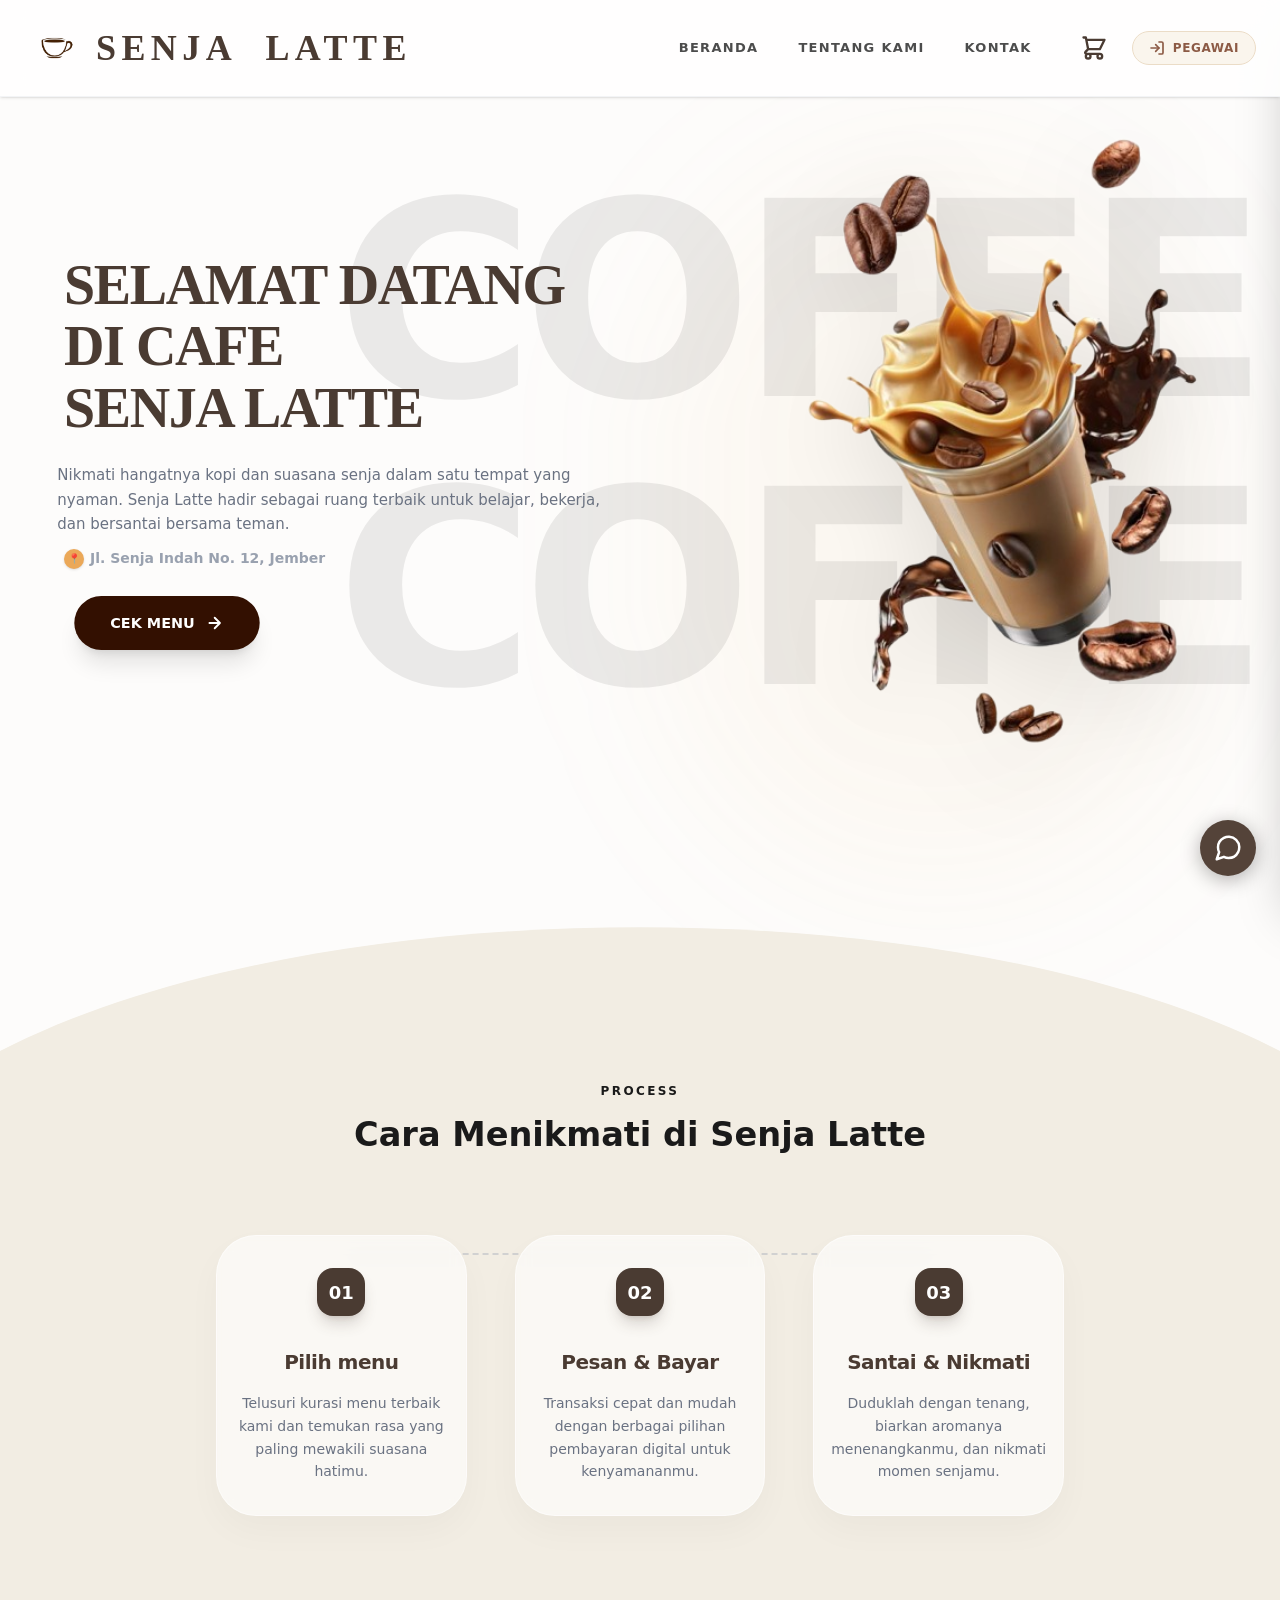
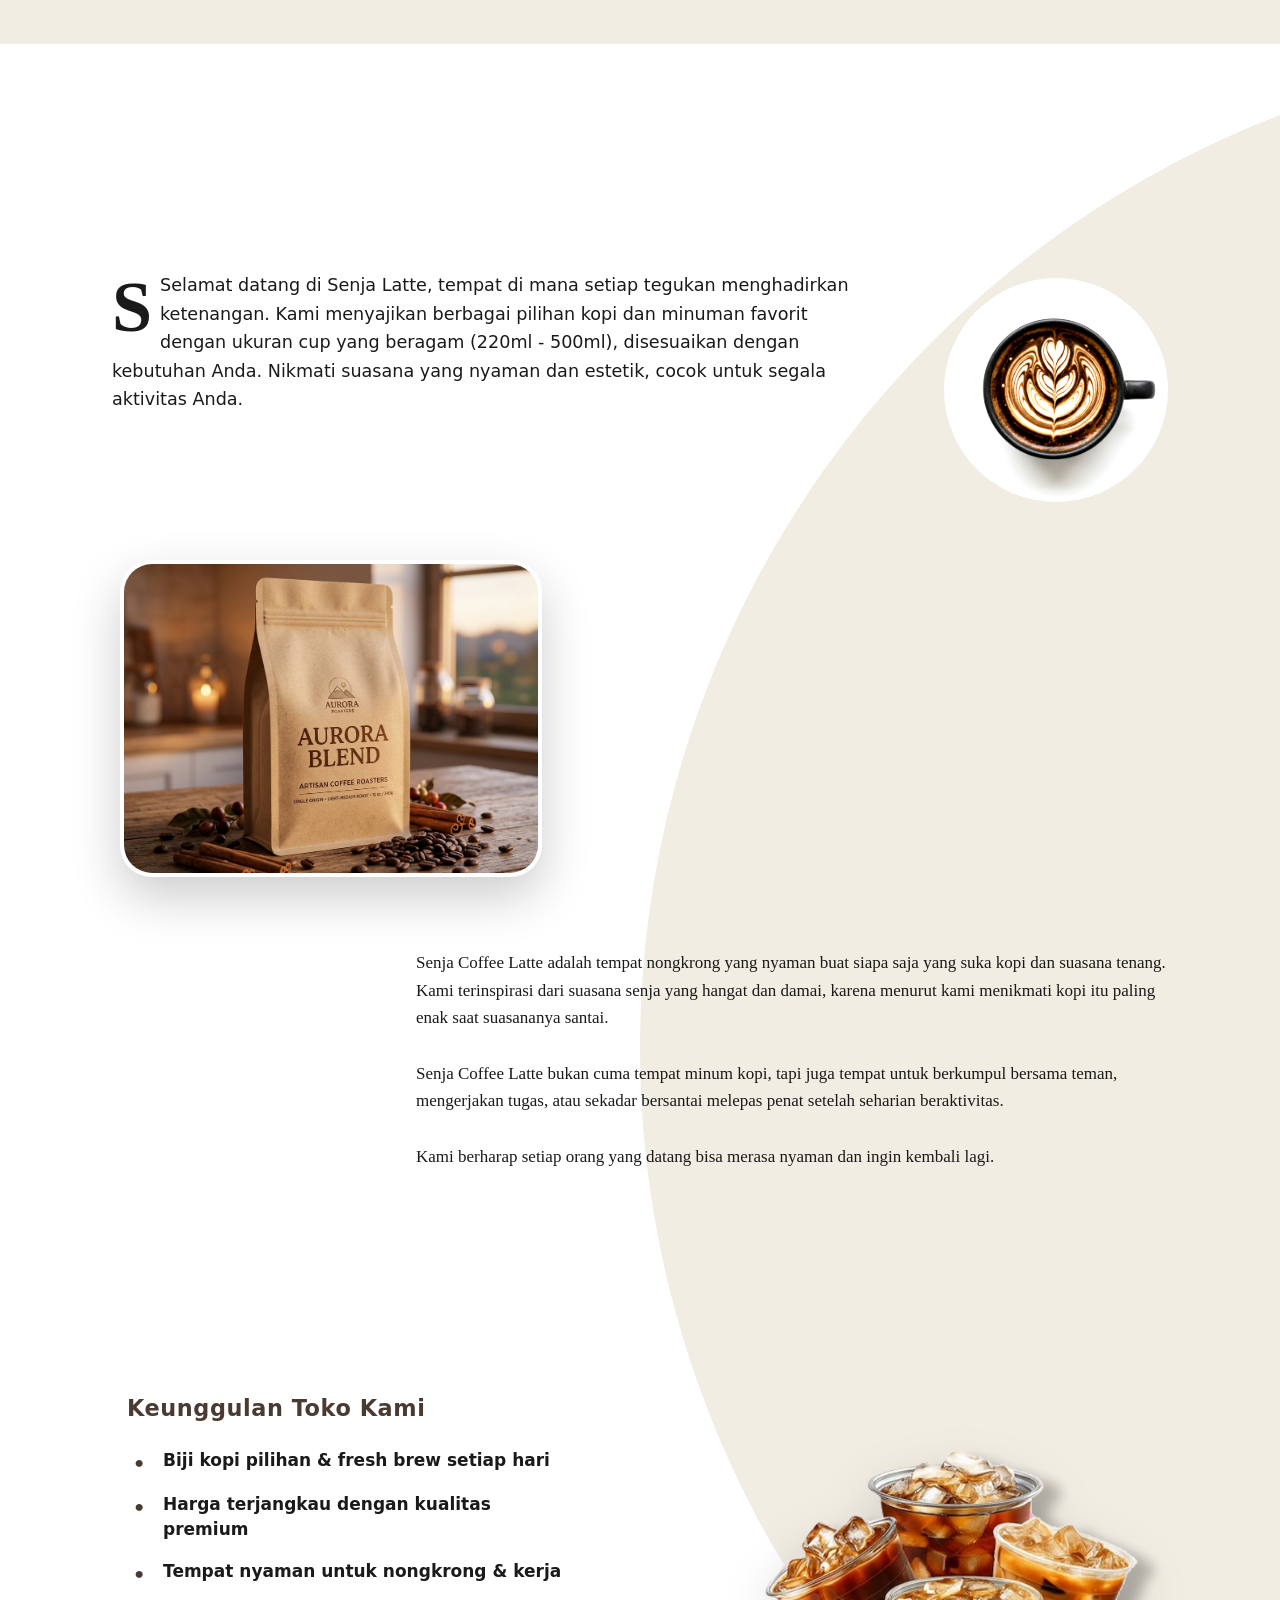
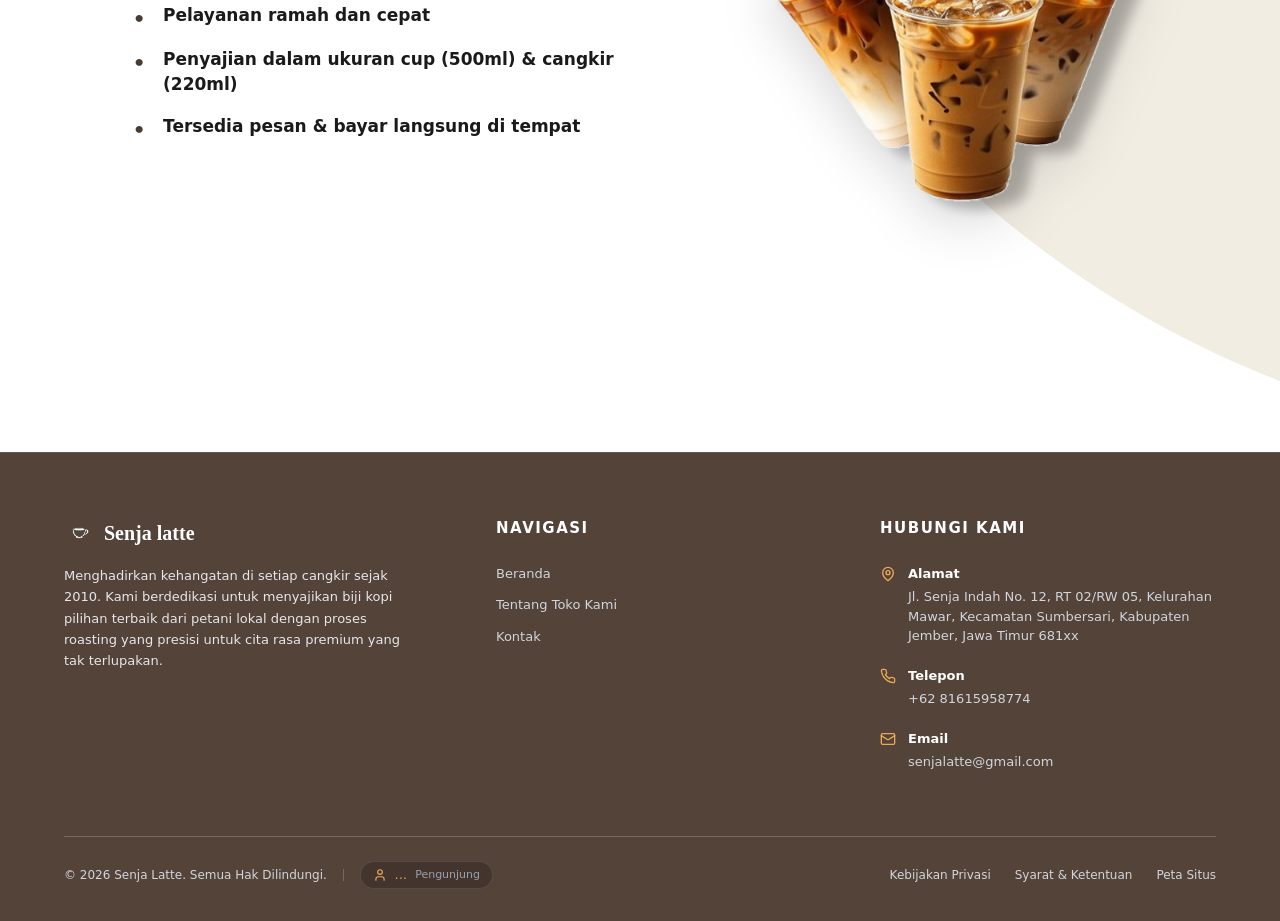
<file: index.html>
<!doctype html>
<html lang="en">
  <head>
    <meta charset="UTF-8" />
    <link rel="icon" type="image/svg+xml" href="/vite.svg" />
    <meta name="viewport" content="width=device-width, initial-scale=1.0" />
    <title>test</title>
    <script type="module" crossorigin src="/assets/index-wh5EU0M2.js"></script>
    <link rel="stylesheet" crossorigin href="/assets/index-D3vC8pj1.css">
  </head>
  <body>
    <div id="root"></div>
  </body>
</html>
</file>
<file: assets/index-D3vC8pj1.css>
@layer properties{@supports (((-webkit-hyphens:none)) and (not (margin-trim:inline))) or ((-moz-orient:inline) and (not (color:rgb(from red r g b)))){*,:before,:after,::backdrop{--tw-translate-x:0;--tw-translate-y:0;--tw-translate-z:0;--tw-scale-x:1;--tw-scale-y:1;--tw-scale-z:1;--tw-rotate-x:initial;--tw-rotate-y:initial;--tw-rotate-z:initial;--tw-skew-x:initial;--tw-skew-y:initial;--tw-scroll-snap-strictness:proximity;--tw-space-y-reverse:0;--tw-divide-y-reverse:0;--tw-border-style:solid;--tw-gradient-position:initial;--tw-gradient-from:#0000;--tw-gradient-via:#0000;--tw-gradient-to:#0000;--tw-gradient-stops:initial;--tw-gradient-via-stops:initial;--tw-gradient-from-position:0%;--tw-gradient-via-position:50%;--tw-gradient-to-position:100%;--tw-leading:initial;--tw-font-weight:initial;--tw-tracking:initial;--tw-shadow:0 0 #0000;--tw-shadow-color:initial;--tw-shadow-alpha:100%;--tw-inset-shadow:0 0 #0000;--tw-inset-shadow-color:initial;--tw-inset-shadow-alpha:100%;--tw-ring-color:initial;--tw-ring-shadow:0 0 #0000;--tw-inset-ring-color:initial;--tw-inset-ring-shadow:0 0 #0000;--tw-ring-inset:initial;--tw-ring-offset-width:0px;--tw-ring-offset-color:#fff;--tw-ring-offset-shadow:0 0 #0000;--tw-blur:initial;--tw-brightness:initial;--tw-contrast:initial;--tw-grayscale:initial;--tw-hue-rotate:initial;--tw-invert:initial;--tw-opacity:initial;--tw-saturate:initial;--tw-sepia:initial;--tw-drop-shadow:initial;--tw-drop-shadow-color:initial;--tw-drop-shadow-alpha:100%;--tw-drop-shadow-size:initial;--tw-backdrop-blur:initial;--tw-backdrop-brightness:initial;--tw-backdrop-contrast:initial;--tw-backdrop-grayscale:initial;--tw-backdrop-hue-rotate:initial;--tw-backdrop-invert:initial;--tw-backdrop-opacity:initial;--tw-backdrop-saturate:initial;--tw-backdrop-sepia:initial;--tw-duration:initial;--tw-ease:initial}}}@layer theme{:root,:host{--font-sans:ui-sans-serif, system-ui, sans-serif, "Apple Color Emoji", "Segoe UI Emoji", "Segoe UI Symbol", "Noto Color Emoji";--font-serif:ui-serif, Georgia, Cambria, "Times New Roman", Times, serif;--font-mono:ui-monospace, SFMono-Regular, Menlo, Monaco, Consolas, "Liberation Mono", "Courier New", monospace;--color-red-50:oklch(97.1% .013 17.38);--color-red-300:oklch(80.8% .114 19.571);--color-red-400:oklch(70.4% .191 22.216);--color-red-500:oklch(63.7% .237 25.331);--color-orange-50:oklch(98% .016 73.684);--color-orange-100:oklch(95.4% .038 75.164);--color-orange-200:oklch(90.1% .076 70.697);--color-orange-400:oklch(75% .183 55.934);--color-orange-500:oklch(70.5% .213 47.604);--color-green-50:oklch(98.2% .018 155.826);--color-green-500:oklch(72.3% .219 149.579);--color-blue-500:oklch(62.3% .214 259.815);--color-purple-500:oklch(62.7% .265 303.9);--color-pink-500:oklch(65.6% .241 354.308);--color-gray-50:oklch(98.5% .002 247.839);--color-gray-100:oklch(96.7% .003 264.542);--color-gray-200:oklch(92.8% .006 264.531);--color-gray-300:oklch(87.2% .01 258.338);--color-gray-400:oklch(70.7% .022 261.325);--color-gray-500:oklch(55.1% .027 264.364);--color-gray-600:oklch(44.6% .03 256.802);--color-black:#000;--color-white:#fff;--spacing:.25rem;--container-xs:20rem;--container-sm:24rem;--container-md:28rem;--container-lg:32rem;--container-2xl:42rem;--container-3xl:48rem;--container-4xl:56rem;--container-5xl:64rem;--container-6xl:72rem;--container-7xl:80rem;--text-xs:.75rem;--text-xs--line-height:calc(1 / .75);--text-sm:.875rem;--text-sm--line-height:calc(1.25 / .875);--text-base:1rem;--text-base--line-height: 1.5 ;--text-lg:1.125rem;--text-lg--line-height:calc(1.75 / 1.125);--text-xl:1.25rem;--text-xl--line-height:calc(1.75 / 1.25);--text-2xl:1.5rem;--text-2xl--line-height:calc(2 / 1.5);--text-3xl:1.875rem;--text-3xl--line-height: 1.2 ;--text-4xl:2.25rem;--text-4xl--line-height:calc(2.5 / 2.25);--text-5xl:3rem;--text-5xl--line-height:1;--text-6xl:3.75rem;--text-6xl--line-height:1;--text-7xl:4.5rem;--text-7xl--line-height:1;--font-weight-light:300;--font-weight-medium:500;--font-weight-semibold:600;--font-weight-bold:700;--font-weight-extrabold:800;--font-weight-black:900;--tracking-tighter:-.05em;--tracking-tight:-.025em;--tracking-wide:.025em;--tracking-wider:.05em;--tracking-widest:.1em;--leading-tight:1.25;--leading-snug:1.375;--leading-relaxed:1.625;--radius-lg:.5rem;--radius-xl:.75rem;--radius-2xl:1rem;--radius-3xl:1.5rem;--drop-shadow-sm:0 1px 2px #00000026;--drop-shadow-md:0 3px 3px #0000001f;--drop-shadow-lg:0 4px 4px #00000026;--ease-out:cubic-bezier(0, 0, .2, 1);--ease-in-out:cubic-bezier(.4, 0, .2, 1);--animate-pulse:pulse 2s cubic-bezier(.4, 0, .6, 1) infinite;--blur-sm:8px;--blur-md:12px;--blur-xl:24px;--blur-3xl:64px;--default-transition-duration:.15s;--default-transition-timing-function:cubic-bezier(.4, 0, .2, 1);--default-font-family:var(--font-sans);--default-mono-font-family:var(--font-mono)}}@layer base{*,:after,:before,::backdrop{box-sizing:border-box;border:0 solid;margin:0;padding:0}::file-selector-button{box-sizing:border-box;border:0 solid;margin:0;padding:0}html,:host{-webkit-text-size-adjust:100%;tab-size:4;line-height:1.5;font-family:var(--default-font-family,ui-sans-serif, system-ui, sans-serif, "Apple Color Emoji", "Segoe UI Emoji", "Segoe UI Symbol", "Noto Color Emoji");font-feature-settings:var(--default-font-feature-settings,normal);font-variation-settings:var(--default-font-variation-settings,normal);-webkit-tap-highlight-color:transparent}hr{height:0;color:inherit;border-top-width:1px}abbr:where([title]){-webkit-text-decoration:underline dotted;text-decoration:underline dotted}h1,h2,h3,h4,h5,h6{font-size:inherit;font-weight:inherit}a{color:inherit;-webkit-text-decoration:inherit;text-decoration:inherit}b,strong{font-weight:bolder}code,kbd,samp,pre{font-family:var(--default-mono-font-family,ui-monospace, SFMono-Regular, Menlo, Monaco, Consolas, "Liberation Mono", "Courier New", monospace);font-feature-settings:var(--default-mono-font-feature-settings,normal);font-variation-settings:var(--default-mono-font-variation-settings,normal);font-size:1em}small{font-size:80%}sub,sup{vertical-align:baseline;font-size:75%;line-height:0;position:relative}sub{bottom:-.25em}sup{top:-.5em}table{text-indent:0;border-color:inherit;border-collapse:collapse}:-moz-focusring{outline:auto}progress{vertical-align:baseline}summary{display:list-item}ol,ul,menu{list-style:none}img,svg,video,canvas,audio,iframe,embed,object{vertical-align:middle;display:block}img,video{max-width:100%;height:auto}button,input,select,optgroup,textarea{font:inherit;font-feature-settings:inherit;font-variation-settings:inherit;letter-spacing:inherit;color:inherit;opacity:1;background-color:#0000;border-radius:0}::file-selector-button{font:inherit;font-feature-settings:inherit;font-variation-settings:inherit;letter-spacing:inherit;color:inherit;opacity:1;background-color:#0000;border-radius:0}:where(select:is([multiple],[size])) optgroup{font-weight:bolder}:where(select:is([multiple],[size])) optgroup option{padding-inline-start:20px}::file-selector-button{margin-inline-end:4px}::placeholder{opacity:1}@supports (not ((-webkit-appearance:-apple-pay-button))) or (contain-intrinsic-size:1px){::placeholder{color:currentColor}@supports (color:color-mix(in lab,red,red)){::placeholder{color:color-mix(in oklab,currentcolor 50%,transparent)}}}textarea{resize:vertical}::-webkit-search-decoration{-webkit-appearance:none}::-webkit-date-and-time-value{min-height:1lh;text-align:inherit}::-webkit-datetime-edit{display:inline-flex}::-webkit-datetime-edit-fields-wrapper{padding:0}::-webkit-datetime-edit{padding-block:0}::-webkit-datetime-edit-year-field{padding-block:0}::-webkit-datetime-edit-month-field{padding-block:0}::-webkit-datetime-edit-day-field{padding-block:0}::-webkit-datetime-edit-hour-field{padding-block:0}::-webkit-datetime-edit-minute-field{padding-block:0}::-webkit-datetime-edit-second-field{padding-block:0}::-webkit-datetime-edit-millisecond-field{padding-block:0}::-webkit-datetime-edit-meridiem-field{padding-block:0}::-webkit-calendar-picker-indicator{line-height:1}:-moz-ui-invalid{box-shadow:none}button,input:where([type=button],[type=reset],[type=submit]){appearance:button}::file-selector-button{appearance:button}::-webkit-inner-spin-button{height:auto}::-webkit-outer-spin-button{height:auto}[hidden]:where(:not([hidden=until-found])){display:none!important}}@layer components;@layer utilities{.pointer-events-none{pointer-events:none}.visible{visibility:visible}.absolute{position:absolute}.fixed{position:fixed}.relative{position:relative}.sticky{position:sticky}.inset-0{inset:calc(var(--spacing) * 0)}.inset-y-0{inset-block:calc(var(--spacing) * 0)}.-top-2{top:calc(var(--spacing) * -2)}.-top-3{top:calc(var(--spacing) * -3)}.-top-4{top:calc(var(--spacing) * -4)}.top-0{top:calc(var(--spacing) * 0)}.top-1\/2{top:50%}.top-4{top:calc(var(--spacing) * 4)}.top-5{top:calc(var(--spacing) * 5)}.top-\[-10\%\]{top:-10%}.top-\[-50\%\]{top:-50%}.top-\[18px\]{top:18px}.top-\[25\%\]{top:25%}.-right-2{right:calc(var(--spacing) * -2)}.-right-4{right:calc(var(--spacing) * -4)}.right-0{right:calc(var(--spacing) * 0)}.right-1\/2{right:50%}.right-4{right:calc(var(--spacing) * 4)}.right-5{right:calc(var(--spacing) * 5)}.right-6{right:calc(var(--spacing) * 6)}.right-8{right:calc(var(--spacing) * 8)}.right-\[-10\%\]{right:-10%}.right-\[18\%\]{right:18%}.-bottom-1{bottom:calc(var(--spacing) * -1)}.bottom-0{bottom:calc(var(--spacing) * 0)}.bottom-6{bottom:calc(var(--spacing) * 6)}.bottom-10{bottom:calc(var(--spacing) * 10)}.bottom-20{bottom:calc(var(--spacing) * 20)}.bottom-28{bottom:calc(var(--spacing) * 28)}.bottom-\[-10\%\]{bottom:-10%}.bottom-\[4\.5rem\]{bottom:4.5rem}.left-0{left:calc(var(--spacing) * 0)}.left-1\/2{left:50%}.left-6{left:calc(var(--spacing) * 6)}.left-\[-10\%\]{left:-10%}.left-\[-20\%\]{left:-20%}.left-\[-50\%\]{left:-50%}.left-\[18\%\]{left:18%}.left-\[50\%\]{left:50%}.z-0{z-index:0}.z-10{z-index:10}.z-20{z-index:20}.z-30{z-index:30}.z-40{z-index:40}.z-50{z-index:50}.z-\[100\]{z-index:100}.z-\[110\]{z-index:110}.z-\[120\]{z-index:120}.z-\[9999\]{z-index:9999}.z-\[10000\]{z-index:10000}.z-\[99999\]{z-index:99999}.order-1{order:1}.order-2{order:2}.col-span-2{grid-column:span 2/span 2}.float-left{float:left}.mx-auto{margin-inline:auto}.my-4{margin-block:calc(var(--spacing) * 4)}.-mt-8{margin-top:calc(var(--spacing) * -8)}.mt-1{margin-top:calc(var(--spacing) * 1)}.mt-2{margin-top:calc(var(--spacing) * 2)}.mt-4{margin-top:calc(var(--spacing) * 4)}.mt-6{margin-top:calc(var(--spacing) * 6)}.mt-8{margin-top:calc(var(--spacing) * 8)}.mt-10{margin-top:calc(var(--spacing) * 10)}.mt-12{margin-top:calc(var(--spacing) * 12)}.mt-16{margin-top:calc(var(--spacing) * 16)}.mt-20{margin-top:calc(var(--spacing) * 20)}.mt-24{margin-top:calc(var(--spacing) * 24)}.mt-\[-2rem\]{margin-top:-2rem}.mt-\[2px\]{margin-top:2px}.mt-auto{margin-top:auto}.-mr-1{margin-right:calc(var(--spacing) * -1)}.-mr-\[50vw\]{margin-right:-50vw}.mr-3{margin-right:calc(var(--spacing) * 3)}.mb-0{margin-bottom:calc(var(--spacing) * 0)}.mb-0\.5{margin-bottom:calc(var(--spacing) * .5)}.mb-1{margin-bottom:calc(var(--spacing) * 1)}.mb-2{margin-bottom:calc(var(--spacing) * 2)}.mb-3{margin-bottom:calc(var(--spacing) * 3)}.mb-3\.5{margin-bottom:calc(var(--spacing) * 3.5)}.mb-4{margin-bottom:calc(var(--spacing) * 4)}.mb-5{margin-bottom:calc(var(--spacing) * 5)}.mb-6{margin-bottom:calc(var(--spacing) * 6)}.mb-7{margin-bottom:calc(var(--spacing) * 7)}.mb-8{margin-bottom:calc(var(--spacing) * 8)}.mb-10{margin-bottom:calc(var(--spacing) * 10)}.mb-12{margin-bottom:calc(var(--spacing) * 12)}.mb-16{margin-bottom:calc(var(--spacing) * 16)}.-ml-\[50vw\]{margin-left:-50vw}.ml-0{margin-left:calc(var(--spacing) * 0)}.ml-1{margin-left:calc(var(--spacing) * 1)}.line-clamp-1{-webkit-line-clamp:1;-webkit-box-orient:vertical;display:-webkit-box;overflow:hidden}.block{display:block}.flex{display:flex}.grid{display:grid}.hidden{display:none}.inline-block{display:inline-block}.inline-flex{display:inline-flex}.aspect-\[4\/3\]{aspect-ratio:4/3}.aspect-square{aspect-ratio:1}.h-1\.5{height:calc(var(--spacing) * 1.5)}.h-2{height:calc(var(--spacing) * 2)}.h-2\.5{height:calc(var(--spacing) * 2.5)}.h-3{height:calc(var(--spacing) * 3)}.h-4{height:calc(var(--spacing) * 4)}.h-5{height:calc(var(--spacing) * 5)}.h-6{height:calc(var(--spacing) * 6)}.h-8{height:calc(var(--spacing) * 8)}.h-9{height:calc(var(--spacing) * 9)}.h-10{height:calc(var(--spacing) * 10)}.h-11{height:calc(var(--spacing) * 11)}.h-12{height:calc(var(--spacing) * 12)}.h-14{height:calc(var(--spacing) * 14)}.h-16{height:calc(var(--spacing) * 16)}.h-20{height:calc(var(--spacing) * 20)}.h-32{height:calc(var(--spacing) * 32)}.h-48{height:calc(var(--spacing) * 48)}.h-80{height:calc(var(--spacing) * 80)}.h-\[1px\]{height:1px}.h-\[2px\]{height:2px}.h-\[3\.2rem\]{height:3.2rem}.h-\[4px\]{height:4px}.h-\[32vh\]{height:32vh}.h-\[40\%\]{height:40%}.h-\[42px\]{height:42px}.h-\[50\%\]{height:50%}.h-\[50vh\]{height:50vh}.h-\[60vh\]{height:60vh}.h-\[70\%\]{height:70%}.h-\[70px\]{height:70px}.h-\[75vh\]{height:75vh}.h-\[100dvh\]{height:100dvh}.h-\[120\%\]{height:120%}.h-\[170px\]{height:170px}.h-\[180px\]{height:180px}.h-\[200\%\]{height:200%}.h-\[250px\]{height:250px}.h-\[300px\]{height:300px}.h-\[350px\]{height:350px}.h-\[500px\]{height:500px}.h-\[1200px\]{height:1200px}.h-auto{height:auto}.h-full{height:100%}.h-px{height:1px}.max-h-24{max-height:calc(var(--spacing) * 24)}.max-h-\[60vh\]{max-height:60vh}.max-h-\[90vh\]{max-height:90vh}.max-h-\[92vh\]{max-height:92vh}.min-h-\[100dvh\]{min-height:100dvh}.min-h-\[350px\]{min-height:350px}.min-h-\[400px\]{min-height:400px}.min-h-\[600px\]{min-height:600px}.min-h-screen{min-height:100vh}.w-1\.5{width:calc(var(--spacing) * 1.5)}.w-2{width:calc(var(--spacing) * 2)}.w-2\.5{width:calc(var(--spacing) * 2.5)}.w-3{width:calc(var(--spacing) * 3)}.w-4{width:calc(var(--spacing) * 4)}.w-5{width:calc(var(--spacing) * 5)}.w-6{width:calc(var(--spacing) * 6)}.w-7{width:calc(var(--spacing) * 7)}.w-8{width:calc(var(--spacing) * 8)}.w-9{width:calc(var(--spacing) * 9)}.w-10{width:calc(var(--spacing) * 10)}.w-11{width:calc(var(--spacing) * 11)}.w-12{width:calc(var(--spacing) * 12)}.w-14{width:calc(var(--spacing) * 14)}.w-16{width:calc(var(--spacing) * 16)}.w-20{width:calc(var(--spacing) * 20)}.w-24{width:calc(var(--spacing) * 24)}.w-32{width:calc(var(--spacing) * 32)}.w-48{width:calc(var(--spacing) * 48)}.w-\[1px\]{width:1px}.w-\[4px\]{width:4px}.w-\[40\%\]{width:40%}.w-\[42px\]{width:42px}.w-\[50\%\]{width:50%}.w-\[70\%\]{width:70%}.w-\[80\%\]{width:80%}.w-\[85\%\]{width:85%}.w-\[90\%\]{width:90%}.w-\[92\%\]{width:92%}.w-\[95\%\]{width:95%}.w-\[100\%\]{width:100%}.w-\[125\%\]{width:125%}.w-\[200\%\]{width:200%}.w-\[280px\]{width:280px}.w-\[300px\]{width:300px}.w-\[1200px\]{width:1200px}.w-fit{width:fit-content}.w-full{width:100%}.w-max{width:max-content}.w-px{width:1px}.w-screen{width:100vw}.max-w-2xl{max-width:var(--container-2xl)}.max-w-3xl{max-width:var(--container-3xl)}.max-w-4xl{max-width:var(--container-4xl)}.max-w-5xl{max-width:var(--container-5xl)}.max-w-6xl{max-width:var(--container-6xl)}.max-w-7xl{max-width:var(--container-7xl)}.max-w-\[90\%\]{max-width:90%}.max-w-\[95\%\]{max-width:95%}.max-w-\[200px\]{max-width:200px}.max-w-\[250px\]{max-width:250px}.max-w-\[280px\]{max-width:280px}.max-w-\[300px\]{max-width:300px}.max-w-\[320px\]{max-width:320px}.max-w-\[350px\]{max-width:350px}.max-w-\[400px\]{max-width:400px}.max-w-\[420px\]{max-width:420px}.max-w-\[440px\]{max-width:440px}.max-w-\[450px\]{max-width:450px}.max-w-\[480px\]{max-width:480px}.max-w-\[550px\]{max-width:550px}.max-w-\[900px\]{max-width:900px}.max-w-\[1050px\]{max-width:1050px}.max-w-lg{max-width:var(--container-lg)}.max-w-md{max-width:var(--container-md)}.max-w-sm{max-width:var(--container-sm)}.min-w-0{min-width:calc(var(--spacing) * 0)}.min-w-\[2rem\]{min-width:2rem}.min-w-\[850px\]{min-width:850px}.min-w-max{min-width:max-content}.flex-1{flex:1}.flex-\[2\]{flex:2}.flex-none{flex:none}.flex-shrink-0,.shrink-0{flex-shrink:0}.flex-grow{flex-grow:1}.origin-bottom{transform-origin:bottom}.-translate-x-1\/2{--tw-translate-x: -50% ;translate:var(--tw-translate-x) var(--tw-translate-y)}.-translate-x-8{--tw-translate-x:calc(var(--spacing) * -8);translate:var(--tw-translate-x) var(--tw-translate-y)}.-translate-x-\[50\%\]{--tw-translate-x: -50% ;translate:var(--tw-translate-x) var(--tw-translate-y)}.translate-x-0{--tw-translate-x:calc(var(--spacing) * 0);translate:var(--tw-translate-x) var(--tw-translate-y)}.translate-x-1\/4{--tw-translate-x: 25% ;translate:var(--tw-translate-x) var(--tw-translate-y)}.translate-x-full{--tw-translate-x:100%;translate:var(--tw-translate-x) var(--tw-translate-y)}.-translate-y-1\/2{--tw-translate-y: -50% ;translate:var(--tw-translate-x) var(--tw-translate-y)}.-translate-y-1\/4{--tw-translate-y: -25% ;translate:var(--tw-translate-x) var(--tw-translate-y)}.-translate-y-2{--tw-translate-y:calc(var(--spacing) * -2);translate:var(--tw-translate-x) var(--tw-translate-y)}.-translate-y-20{--tw-translate-y:calc(var(--spacing) * -20);translate:var(--tw-translate-x) var(--tw-translate-y)}.translate-y-0{--tw-translate-y:calc(var(--spacing) * 0);translate:var(--tw-translate-x) var(--tw-translate-y)}.translate-y-2{--tw-translate-y:calc(var(--spacing) * 2);translate:var(--tw-translate-x) var(--tw-translate-y)}.translate-y-4{--tw-translate-y:calc(var(--spacing) * 4);translate:var(--tw-translate-x) var(--tw-translate-y)}.translate-y-6{--tw-translate-y:calc(var(--spacing) * 6);translate:var(--tw-translate-x) var(--tw-translate-y)}.translate-y-8{--tw-translate-y:calc(var(--spacing) * 8);translate:var(--tw-translate-x) var(--tw-translate-y)}.translate-y-10{--tw-translate-y:calc(var(--spacing) * 10);translate:var(--tw-translate-x) var(--tw-translate-y)}.scale-75{--tw-scale-x:75%;--tw-scale-y:75%;--tw-scale-z:75%;scale:var(--tw-scale-x) var(--tw-scale-y)}.scale-100{--tw-scale-x:100%;--tw-scale-y:100%;--tw-scale-z:100%;scale:var(--tw-scale-x) var(--tw-scale-y)}.scale-105{--tw-scale-x:105%;--tw-scale-y:105%;--tw-scale-z:105%;scale:var(--tw-scale-x) var(--tw-scale-y)}.scale-110{--tw-scale-x:110%;--tw-scale-y:110%;--tw-scale-z:110%;scale:var(--tw-scale-x) var(--tw-scale-y)}.scale-125{--tw-scale-x:125%;--tw-scale-y:125%;--tw-scale-z:125%;scale:var(--tw-scale-x) var(--tw-scale-y)}.scale-\[1\.02\]{scale:1.02}.-rotate-6{rotate:-6deg}.rotate-\[0deg\]{rotate:none}.transform{transform:var(--tw-rotate-x,) var(--tw-rotate-y,) var(--tw-rotate-z,) var(--tw-skew-x,) var(--tw-skew-y,)}.animate-\[bounce_1s_ease-in-out\]{animation:1s ease-in-out bounce}.animate-\[fadeIn_0\.2s_ease-out\]{animation:.2s ease-out fadeIn}.animate-\[fadeIn_0\.3s_ease-out\]{animation:.3s ease-out fadeIn}.animate-\[fadeIn_0\.5s_ease-out\]{animation:.5s ease-out fadeIn}.animate-\[popIn_0\.4s_cubic-bezier\(0\.34\,1\.56\,0\.64\,1\)\]{animation:.4s cubic-bezier(.34,1.56,.64,1) popIn}.animate-\[scaleUp_0\.5s_ease-out\]{animation:.5s ease-out scaleUp}.animate-pulse{animation:var(--animate-pulse)}.cursor-default{cursor:default}.cursor-grab{cursor:grab}.cursor-not-allowed{cursor:not-allowed}.cursor-pointer{cursor:pointer}.resize-none{resize:none}.snap-x{scroll-snap-type:x var(--tw-scroll-snap-strictness)}.snap-mandatory{--tw-scroll-snap-strictness:mandatory}.snap-center{scroll-snap-align:center}.list-none{list-style-type:none}.appearance-none{appearance:none}.grid-cols-1{grid-template-columns:repeat(1,minmax(0,1fr))}.grid-cols-2{grid-template-columns:repeat(2,minmax(0,1fr))}.flex-col{flex-direction:column}.flex-col-reverse{flex-direction:column-reverse}.flex-wrap{flex-wrap:wrap}.items-center{align-items:center}.items-end{align-items:flex-end}.items-start{align-items:flex-start}.items-stretch{align-items:stretch}.justify-around{justify-content:space-around}.justify-between{justify-content:space-between}.justify-center{justify-content:center}.justify-end{justify-content:flex-end}.justify-start{justify-content:flex-start}.justify-items-center{justify-items:center}.gap-0\.5{gap:calc(var(--spacing) * .5)}.gap-1{gap:calc(var(--spacing) * 1)}.gap-1\.5{gap:calc(var(--spacing) * 1.5)}.gap-2{gap:calc(var(--spacing) * 2)}.gap-2\.5{gap:calc(var(--spacing) * 2.5)}.gap-3{gap:calc(var(--spacing) * 3)}.gap-4{gap:calc(var(--spacing) * 4)}.gap-5{gap:calc(var(--spacing) * 5)}.gap-6{gap:calc(var(--spacing) * 6)}.gap-8{gap:calc(var(--spacing) * 8)}.gap-10{gap:calc(var(--spacing) * 10)}.gap-12{gap:calc(var(--spacing) * 12)}:where(.space-y-1\.5>:not(:last-child)){--tw-space-y-reverse:0;margin-block-start:calc(calc(var(--spacing) * 1.5) * var(--tw-space-y-reverse));margin-block-end:calc(calc(var(--spacing) * 1.5) * calc(1 - var(--tw-space-y-reverse)))}:where(.space-y-2>:not(:last-child)){--tw-space-y-reverse:0;margin-block-start:calc(calc(var(--spacing) * 2) * var(--tw-space-y-reverse));margin-block-end:calc(calc(var(--spacing) * 2) * calc(1 - var(--tw-space-y-reverse)))}:where(.space-y-3>:not(:last-child)){--tw-space-y-reverse:0;margin-block-start:calc(calc(var(--spacing) * 3) * var(--tw-space-y-reverse));margin-block-end:calc(calc(var(--spacing) * 3) * calc(1 - var(--tw-space-y-reverse)))}:where(.space-y-3\.5>:not(:last-child)){--tw-space-y-reverse:0;margin-block-start:calc(calc(var(--spacing) * 3.5) * var(--tw-space-y-reverse));margin-block-end:calc(calc(var(--spacing) * 3.5) * calc(1 - var(--tw-space-y-reverse)))}:where(.space-y-4>:not(:last-child)){--tw-space-y-reverse:0;margin-block-start:calc(calc(var(--spacing) * 4) * var(--tw-space-y-reverse));margin-block-end:calc(calc(var(--spacing) * 4) * calc(1 - var(--tw-space-y-reverse)))}:where(.space-y-5>:not(:last-child)){--tw-space-y-reverse:0;margin-block-start:calc(calc(var(--spacing) * 5) * var(--tw-space-y-reverse));margin-block-end:calc(calc(var(--spacing) * 5) * calc(1 - var(--tw-space-y-reverse)))}:where(.space-y-6>:not(:last-child)){--tw-space-y-reverse:0;margin-block-start:calc(calc(var(--spacing) * 6) * var(--tw-space-y-reverse));margin-block-end:calc(calc(var(--spacing) * 6) * calc(1 - var(--tw-space-y-reverse)))}:where(.space-y-8>:not(:last-child)){--tw-space-y-reverse:0;margin-block-start:calc(calc(var(--spacing) * 8) * var(--tw-space-y-reverse));margin-block-end:calc(calc(var(--spacing) * 8) * calc(1 - var(--tw-space-y-reverse)))}:where(.space-y-10>:not(:last-child)){--tw-space-y-reverse:0;margin-block-start:calc(calc(var(--spacing) * 10) * var(--tw-space-y-reverse));margin-block-end:calc(calc(var(--spacing) * 10) * calc(1 - var(--tw-space-y-reverse)))}.gap-x-4{column-gap:calc(var(--spacing) * 4)}.gap-y-1{row-gap:calc(var(--spacing) * 1)}.gap-y-6{row-gap:calc(var(--spacing) * 6)}.gap-y-16{row-gap:calc(var(--spacing) * 16)}:where(.divide-y>:not(:last-child)){--tw-divide-y-reverse:0;border-bottom-style:var(--tw-border-style);border-top-style:var(--tw-border-style);border-top-width:calc(1px * var(--tw-divide-y-reverse));border-bottom-width:calc(1px * calc(1 - var(--tw-divide-y-reverse)))}:where(.divide-gray-100>:not(:last-child)){border-color:var(--color-gray-100)}.self-stretch{align-self:stretch}.truncate{text-overflow:ellipsis;white-space:nowrap;overflow:hidden}.overflow-hidden{overflow:hidden}.overflow-x-auto{overflow-x:auto}.overflow-x-hidden{overflow-x:hidden}.overflow-y-auto{overflow-y:auto}.scroll-smooth{scroll-behavior:smooth}.rounded-2xl{border-radius:var(--radius-2xl)}.rounded-3xl{border-radius:var(--radius-3xl)}.rounded-\[1rem\]{border-radius:1rem}.rounded-\[2\.5rem\]{border-radius:2.5rem}.rounded-\[2rem\]{border-radius:2rem}.rounded-\[3rem\]{border-radius:3rem}.rounded-\[4rem\]{border-radius:4rem}.rounded-\[15rem\]{border-radius:15rem}.rounded-full{border-radius:3.40282e38px}.rounded-lg{border-radius:var(--radius-lg)}.rounded-xl{border-radius:var(--radius-xl)}.rounded-tl-2xl{border-top-left-radius:var(--radius-2xl)}.rounded-tl-\[4rem\]{border-top-left-radius:4rem}.rounded-tr-2xl{border-top-right-radius:var(--radius-2xl)}.rounded-tr-\[1rem\]{border-top-right-radius:1rem}.rounded-tr-\[4rem\]{border-top-right-radius:4rem}.rounded-b-\[3rem\]{border-bottom-right-radius:3rem;border-bottom-left-radius:3rem}.rounded-b-none{border-bottom-right-radius:0;border-bottom-left-radius:0}.rounded-br-2xl{border-bottom-right-radius:var(--radius-2xl)}.rounded-br-\[4rem\]{border-bottom-right-radius:4rem}.rounded-bl-2xl{border-bottom-left-radius:var(--radius-2xl)}.rounded-bl-\[1rem\]{border-bottom-left-radius:1rem}.rounded-bl-\[4rem\]{border-bottom-left-radius:4rem}.border{border-style:var(--tw-border-style);border-width:1px}.border-2{border-style:var(--tw-border-style);border-width:2px}.border-4{border-style:var(--tw-border-style);border-width:4px}.border-\[0px\]{border-style:var(--tw-border-style);border-width:0}.border-\[1\.5px\]{border-style:var(--tw-border-style);border-width:1.5px}.border-\[3px\]{border-style:var(--tw-border-style);border-width:3px}.border-\[6px\]{border-style:var(--tw-border-style);border-width:6px}.border-t{border-top-style:var(--tw-border-style);border-top-width:1px}.border-t-2{border-top-style:var(--tw-border-style);border-top-width:2px}.border-b{border-bottom-style:var(--tw-border-style);border-bottom-width:1px}.border-b-2{border-bottom-style:var(--tw-border-style);border-bottom-width:2px}.border-b-4{border-bottom-style:var(--tw-border-style);border-bottom-width:4px}.border-dashed{--tw-border-style:dashed;border-style:dashed}.border-\[\#6b5548\]{border-color:#6b5548}.border-\[\#7a6452\]\/50{border-color:#7a645280}.border-\[\#9A210F\]{border-color:#9a210f}.border-\[\#128fff\]{border-color:#128fff}.border-\[\#966b53\]{border-color:#966b53}.border-\[\#ECA54B\]{border-color:#eca54b}.border-\[\#ba8d62\]{border-color:#ba8d62}.border-\[\#d1d1d1\]{border-color:#d1d1d1}.border-\[\#e8dac7\]{border-color:#e8dac7}.border-\[\#e88944\]{border-color:#e88944}.border-\[\#ebdcc7\]{border-color:#ebdcc7}.border-\[\#ebdcc7\]\/20{border-color:#ebdcc733}.border-\[\#ebdcc7\]\/30{border-color:#ebdcc74d}.border-\[\#ebdcc7\]\/50{border-color:#ebdcc780}.border-\[\#f2deda\]{border-color:#f2deda}.border-\[\#f3e9dc\]{border-color:#f3e9dc}.border-\[\#f4eee8\]{border-color:#f4eee8}.border-\[\#fff0e3\]{border-color:#fff0e3}.border-\[\#ffff\]{border-color:#fff}.border-gray-50{border-color:var(--color-gray-50)}.border-gray-100{border-color:var(--color-gray-100)}.border-orange-50{border-color:var(--color-orange-50)}.border-orange-100{border-color:var(--color-orange-100)}.border-red-50{border-color:var(--color-red-50)}.border-red-400{border-color:var(--color-red-400)}.border-transparent{border-color:#0000}.border-white{border-color:var(--color-white)}.border-white\/10{border-color:#ffffff1a}@supports (color:color-mix(in lab,red,red)){.border-white\/10{border-color:color-mix(in oklab,var(--color-white) 10%,transparent)}}.border-white\/20{border-color:#fff3}@supports (color:color-mix(in lab,red,red)){.border-white\/20{border-color:color-mix(in oklab,var(--color-white) 20%,transparent)}}.border-white\/50{border-color:#ffffff80}@supports (color:color-mix(in lab,red,red)){.border-white\/50{border-color:color-mix(in oklab,var(--color-white) 50%,transparent)}}.bg-\[\#1DA851\]{background-color:#1da851}.bg-\[\#3d2c23\]{background-color:#3d2c23}.bg-\[\#4A3B32\]{background-color:#4a3b32}.bg-\[\#25D366\]{background-color:#25d366}.bg-\[\#966b53\]{background-color:#966b53}.bg-\[\#42332a\]\/85{background-color:#42332ad9}.bg-\[\#331001\]{background-color:#331001}.bg-\[\#544339\]{background-color:#544339}.bg-\[\#574236\]{background-color:#574236}.bg-\[\#E3432B\]{background-color:#e3432b}.bg-\[\#EBA858\]{background-color:#eba858}.bg-\[\#EBA858\]\/5{background-color:#eba8580d}.bg-\[\#EBA858\]\/10{background-color:#eba8581a}.bg-\[\#ECA54B\]{background-color:#eca54b}.bg-\[\#F2EDE3\]{background-color:#f2ede3}.bg-\[\#FAF5ED\]{background-color:#faf5ed}.bg-\[\#FAF5ED\]\/50{background-color:#faf5ed80}.bg-\[\#FDFCFB\]{background-color:#fdfcfb}.bg-\[\#FDFDF9\]{background-color:#fdfdf9}.bg-\[\#ba8d62\]{background-color:#ba8d62}.bg-\[\#e3d7c5\]{background-color:#e3d7c5}.bg-\[\#e65239\]{background-color:#e65239}.bg-\[\#e88944\]{background-color:#e88944}.bg-\[\#ebd5c8\]{background-color:#ebd5c8}.bg-\[\#ebdcc7\]{background-color:#ebdcc7}.bg-\[\#f3e9dc\]{background-color:#f3e9dc}.bg-\[\#f4ebe1\]{background-color:#f4ebe1}.bg-\[\#f4f1eb\]{background-color:#f4f1eb}.bg-\[\#f4f2ee\]{background-color:#f4f2ee}.bg-\[\#f4f6f6\]{background-color:#f4f6f6}.bg-\[\#f8f4ef\]{background-color:#f8f4ef}.bg-\[\#f8f5ef\]{background-color:#f8f5ef}.bg-\[\#f8f5f1\]{background-color:#f8f5f1}.bg-\[\#faf7f2\]{background-color:#faf7f2}.bg-\[\#fafaf9\]{background-color:#fafaf9}.bg-\[\#fafafa\]{background-color:#fafafa}.bg-\[\#fcf7f2\]{background-color:#fcf7f2}.bg-\[\#fcfaf8\]{background-color:#fcfaf8}.bg-\[\#fdfbf9\]{background-color:#fdfbf9}.bg-\[\#fffbf5\]{background-color:#fffbf5}.bg-\[\#fffcf8\]{background-color:#fffcf8}.bg-\[\#fffdfa\]{background-color:#fffdfa}.bg-black\/10{background-color:#0000001a}@supports (color:color-mix(in lab,red,red)){.bg-black\/10{background-color:color-mix(in oklab,var(--color-black) 10%,transparent)}}.bg-black\/20{background-color:#0003}@supports (color:color-mix(in lab,red,red)){.bg-black\/20{background-color:color-mix(in oklab,var(--color-black) 20%,transparent)}}.bg-black\/40{background-color:#0006}@supports (color:color-mix(in lab,red,red)){.bg-black\/40{background-color:color-mix(in oklab,var(--color-black) 40%,transparent)}}.bg-black\/50{background-color:#00000080}@supports (color:color-mix(in lab,red,red)){.bg-black\/50{background-color:color-mix(in oklab,var(--color-black) 50%,transparent)}}.bg-black\/60{background-color:#0009}@supports (color:color-mix(in lab,red,red)){.bg-black\/60{background-color:color-mix(in oklab,var(--color-black) 60%,transparent)}}.bg-black\/70{background-color:#000000b3}@supports (color:color-mix(in lab,red,red)){.bg-black\/70{background-color:color-mix(in oklab,var(--color-black) 70%,transparent)}}.bg-blue-500\/5{background-color:#3080ff0d}@supports (color:color-mix(in lab,red,red)){.bg-blue-500\/5{background-color:color-mix(in oklab,var(--color-blue-500) 5%,transparent)}}.bg-gray-50{background-color:var(--color-gray-50)}.bg-gray-100{background-color:var(--color-gray-100)}.bg-gray-200{background-color:var(--color-gray-200)}.bg-gray-300{background-color:var(--color-gray-300)}.bg-green-50{background-color:var(--color-green-50)}.bg-green-500{background-color:var(--color-green-500)}.bg-green-500\/5{background-color:#00c7580d}@supports (color:color-mix(in lab,red,red)){.bg-green-500\/5{background-color:color-mix(in oklab,var(--color-green-500) 5%,transparent)}}.bg-orange-50{background-color:var(--color-orange-50)}.bg-orange-50\/50{background-color:#fff7ed80}@supports (color:color-mix(in lab,red,red)){.bg-orange-50\/50{background-color:color-mix(in oklab,var(--color-orange-50) 50%,transparent)}}.bg-orange-500\/5{background-color:#fe6e000d}@supports (color:color-mix(in lab,red,red)){.bg-orange-500\/5{background-color:color-mix(in oklab,var(--color-orange-500) 5%,transparent)}}.bg-pink-500\/5{background-color:#f6339a0d}@supports (color:color-mix(in lab,red,red)){.bg-pink-500\/5{background-color:color-mix(in oklab,var(--color-pink-500) 5%,transparent)}}.bg-purple-500\/5{background-color:#ac4bff0d}@supports (color:color-mix(in lab,red,red)){.bg-purple-500\/5{background-color:color-mix(in oklab,var(--color-purple-500) 5%,transparent)}}.bg-transparent{background-color:#0000}.bg-white{background-color:var(--color-white)}.bg-white\/5{background-color:#ffffff0d}@supports (color:color-mix(in lab,red,red)){.bg-white\/5{background-color:color-mix(in oklab,var(--color-white) 5%,transparent)}}.bg-white\/10{background-color:#ffffff1a}@supports (color:color-mix(in lab,red,red)){.bg-white\/10{background-color:color-mix(in oklab,var(--color-white) 10%,transparent)}}.bg-white\/20{background-color:#fff3}@supports (color:color-mix(in lab,red,red)){.bg-white\/20{background-color:color-mix(in oklab,var(--color-white) 20%,transparent)}}.bg-white\/30{background-color:#ffffff4d}@supports (color:color-mix(in lab,red,red)){.bg-white\/30{background-color:color-mix(in oklab,var(--color-white) 30%,transparent)}}.bg-white\/50{background-color:#ffffff80}@supports (color:color-mix(in lab,red,red)){.bg-white\/50{background-color:color-mix(in oklab,var(--color-white) 50%,transparent)}}.bg-white\/60{background-color:#fff9}@supports (color:color-mix(in lab,red,red)){.bg-white\/60{background-color:color-mix(in oklab,var(--color-white) 60%,transparent)}}.bg-white\/90{background-color:#ffffffe6}@supports (color:color-mix(in lab,red,red)){.bg-white\/90{background-color:color-mix(in oklab,var(--color-white) 90%,transparent)}}.bg-gradient-to-b{--tw-gradient-position:to bottom in oklab;background-image:linear-gradient(var(--tw-gradient-stops))}.bg-gradient-to-l{--tw-gradient-position:to left in oklab;background-image:linear-gradient(var(--tw-gradient-stops))}.bg-gradient-to-r{--tw-gradient-position:to right in oklab;background-image:linear-gradient(var(--tw-gradient-stops))}.bg-gradient-to-t{--tw-gradient-position:to top in oklab;background-image:linear-gradient(var(--tw-gradient-stops))}.bg-gradient-to-tr{--tw-gradient-position:to top right in oklab;background-image:linear-gradient(var(--tw-gradient-stops))}.bg-\[radial-gradient\(circle\,white_0\%\,transparent_70\%\)\]{background-image:radial-gradient(circle,#fff,#0000 70%)}.from-\[\#3E2723\]{--tw-gradient-from:#3e2723;--tw-gradient-stops:var(--tw-gradient-via-stops,var(--tw-gradient-position), var(--tw-gradient-from) var(--tw-gradient-from-position), var(--tw-gradient-to) var(--tw-gradient-to-position))}.from-\[\#3d2c23\]\/40{--tw-gradient-from:oklab(31.015% .0194649 .0224829/.4);--tw-gradient-stops:var(--tw-gradient-via-stops,var(--tw-gradient-position), var(--tw-gradient-from) var(--tw-gradient-from-position), var(--tw-gradient-to) var(--tw-gradient-to-position))}.from-\[\#8c5a45\]{--tw-gradient-from:#8c5a45;--tw-gradient-stops:var(--tw-gradient-via-stops,var(--tw-gradient-position), var(--tw-gradient-from) var(--tw-gradient-from-position), var(--tw-gradient-to) var(--tw-gradient-to-position))}.from-black\/20{--tw-gradient-from:#0003}@supports (color:color-mix(in lab,red,red)){.from-black\/20{--tw-gradient-from:color-mix(in oklab, var(--color-black) 20%, transparent)}}.from-black\/20{--tw-gradient-stops:var(--tw-gradient-via-stops,var(--tw-gradient-position), var(--tw-gradient-from) var(--tw-gradient-from-position), var(--tw-gradient-to) var(--tw-gradient-to-position))}.from-black\/40{--tw-gradient-from:#0006}@supports (color:color-mix(in lab,red,red)){.from-black\/40{--tw-gradient-from:color-mix(in oklab, var(--color-black) 40%, transparent)}}.from-black\/40{--tw-gradient-stops:var(--tw-gradient-via-stops,var(--tw-gradient-position), var(--tw-gradient-from) var(--tw-gradient-from-position), var(--tw-gradient-to) var(--tw-gradient-to-position))}.from-black\/80{--tw-gradient-from:#000c}@supports (color:color-mix(in lab,red,red)){.from-black\/80{--tw-gradient-from:color-mix(in oklab, var(--color-black) 80%, transparent)}}.from-black\/80{--tw-gradient-stops:var(--tw-gradient-via-stops,var(--tw-gradient-position), var(--tw-gradient-from) var(--tw-gradient-from-position), var(--tw-gradient-to) var(--tw-gradient-to-position))}.from-black\/90{--tw-gradient-from:#000000e6}@supports (color:color-mix(in lab,red,red)){.from-black\/90{--tw-gradient-from:color-mix(in oklab, var(--color-black) 90%, transparent)}}.from-black\/90{--tw-gradient-stops:var(--tw-gradient-via-stops,var(--tw-gradient-position), var(--tw-gradient-from) var(--tw-gradient-from-position), var(--tw-gradient-to) var(--tw-gradient-to-position))}.from-transparent{--tw-gradient-from:transparent;--tw-gradient-stops:var(--tw-gradient-via-stops,var(--tw-gradient-position), var(--tw-gradient-from) var(--tw-gradient-from-position), var(--tw-gradient-to) var(--tw-gradient-to-position))}.from-white{--tw-gradient-from:var(--color-white);--tw-gradient-stops:var(--tw-gradient-via-stops,var(--tw-gradient-position), var(--tw-gradient-from) var(--tw-gradient-from-position), var(--tw-gradient-to) var(--tw-gradient-to-position))}.via-\[\#ebdcc7\]{--tw-gradient-via:#ebdcc7;--tw-gradient-via-stops:var(--tw-gradient-position), var(--tw-gradient-from) var(--tw-gradient-from-position), var(--tw-gradient-via) var(--tw-gradient-via-position), var(--tw-gradient-to) var(--tw-gradient-to-position);--tw-gradient-stops:var(--tw-gradient-via-stops)}.via-black\/20{--tw-gradient-via:#0003}@supports (color:color-mix(in lab,red,red)){.via-black\/20{--tw-gradient-via:color-mix(in oklab, var(--color-black) 20%, transparent)}}.via-black\/20{--tw-gradient-via-stops:var(--tw-gradient-position), var(--tw-gradient-from) var(--tw-gradient-from-position), var(--tw-gradient-via) var(--tw-gradient-via-position), var(--tw-gradient-to) var(--tw-gradient-to-position);--tw-gradient-stops:var(--tw-gradient-via-stops)}.via-transparent{--tw-gradient-via:transparent;--tw-gradient-via-stops:var(--tw-gradient-position), var(--tw-gradient-from) var(--tw-gradient-from-position), var(--tw-gradient-via) var(--tw-gradient-via-position), var(--tw-gradient-to) var(--tw-gradient-to-position);--tw-gradient-stops:var(--tw-gradient-via-stops)}.to-\[\#2E1810\]{--tw-gradient-to:#2e1810;--tw-gradient-stops:var(--tw-gradient-via-stops,var(--tw-gradient-position), var(--tw-gradient-from) var(--tw-gradient-from-position), var(--tw-gradient-to) var(--tw-gradient-to-position))}.to-\[\#e88944\]{--tw-gradient-to:#e88944;--tw-gradient-stops:var(--tw-gradient-via-stops,var(--tw-gradient-position), var(--tw-gradient-from) var(--tw-gradient-from-position), var(--tw-gradient-to) var(--tw-gradient-to-position))}.to-\[\#f8f5f1\]{--tw-gradient-to:#f8f5f1;--tw-gradient-stops:var(--tw-gradient-via-stops,var(--tw-gradient-position), var(--tw-gradient-from) var(--tw-gradient-from-position), var(--tw-gradient-to) var(--tw-gradient-to-position))}.to-black\/30{--tw-gradient-to:#0000004d}@supports (color:color-mix(in lab,red,red)){.to-black\/30{--tw-gradient-to:color-mix(in oklab, var(--color-black) 30%, transparent)}}.to-black\/30{--tw-gradient-stops:var(--tw-gradient-via-stops,var(--tw-gradient-position), var(--tw-gradient-from) var(--tw-gradient-from-position), var(--tw-gradient-to) var(--tw-gradient-to-position))}.to-transparent{--tw-gradient-to:transparent;--tw-gradient-stops:var(--tw-gradient-via-stops,var(--tw-gradient-position), var(--tw-gradient-from) var(--tw-gradient-from-position), var(--tw-gradient-to) var(--tw-gradient-to-position))}.bg-cover{background-size:cover}.bg-center{background-position:50%}.bg-no-repeat{background-repeat:no-repeat}.fill-\[\#F2EDE3\]{fill:#f2ede3}.object-contain{object-fit:contain}.object-cover{object-fit:cover}.object-top{object-position:top}.p-1\.5{padding:calc(var(--spacing) * 1.5)}.p-2{padding:calc(var(--spacing) * 2)}.p-2\.5{padding:calc(var(--spacing) * 2.5)}.p-3{padding:calc(var(--spacing) * 3)}.p-4{padding:calc(var(--spacing) * 4)}.p-5{padding:calc(var(--spacing) * 5)}.p-6{padding:calc(var(--spacing) * 6)}.p-8{padding:calc(var(--spacing) * 8)}.px-1{padding-inline:calc(var(--spacing) * 1)}.px-1\.5{padding-inline:calc(var(--spacing) * 1.5)}.px-2{padding-inline:calc(var(--spacing) * 2)}.px-3{padding-inline:calc(var(--spacing) * 3)}.px-4{padding-inline:calc(var(--spacing) * 4)}.px-5{padding-inline:calc(var(--spacing) * 5)}.px-6{padding-inline:calc(var(--spacing) * 6)}.px-7{padding-inline:calc(var(--spacing) * 7)}.px-8{padding-inline:calc(var(--spacing) * 8)}.px-10{padding-inline:calc(var(--spacing) * 10)}.py-0\.5{padding-block:calc(var(--spacing) * .5)}.py-1{padding-block:calc(var(--spacing) * 1)}.py-1\.5{padding-block:calc(var(--spacing) * 1.5)}.py-2{padding-block:calc(var(--spacing) * 2)}.py-2\.5{padding-block:calc(var(--spacing) * 2.5)}.py-3{padding-block:calc(var(--spacing) * 3)}.py-4{padding-block:calc(var(--spacing) * 4)}.py-5{padding-block:calc(var(--spacing) * 5)}.py-6{padding-block:calc(var(--spacing) * 6)}.py-8{padding-block:calc(var(--spacing) * 8)}.py-10{padding-block:calc(var(--spacing) * 10)}.py-16{padding-block:calc(var(--spacing) * 16)}.py-24{padding-block:calc(var(--spacing) * 24)}.py-32{padding-block:calc(var(--spacing) * 32)}.pt-1{padding-top:calc(var(--spacing) * 1)}.pt-1\.5{padding-top:calc(var(--spacing) * 1.5)}.pt-2{padding-top:calc(var(--spacing) * 2)}.pt-4{padding-top:calc(var(--spacing) * 4)}.pt-6{padding-top:calc(var(--spacing) * 6)}.pt-10{padding-top:calc(var(--spacing) * 10)}.pt-12{padding-top:calc(var(--spacing) * 12)}.pt-16{padding-top:calc(var(--spacing) * 16)}.pt-20{padding-top:calc(var(--spacing) * 20)}.pt-28{padding-top:calc(var(--spacing) * 28)}.pt-32{padding-top:calc(var(--spacing) * 32)}.pr-1{padding-right:calc(var(--spacing) * 1)}.pr-2{padding-right:calc(var(--spacing) * 2)}.pr-\[2\%\]{padding-right:2%}.pb-0\.5{padding-bottom:calc(var(--spacing) * .5)}.pb-2{padding-bottom:calc(var(--spacing) * 2)}.pb-3{padding-bottom:calc(var(--spacing) * 3)}.pb-6{padding-bottom:calc(var(--spacing) * 6)}.pb-8{padding-bottom:calc(var(--spacing) * 8)}.pb-10{padding-bottom:calc(var(--spacing) * 10)}.pb-12{padding-bottom:calc(var(--spacing) * 12)}.pb-16{padding-bottom:calc(var(--spacing) * 16)}.pb-20{padding-bottom:calc(var(--spacing) * 20)}.pb-24{padding-bottom:calc(var(--spacing) * 24)}.pb-32{padding-bottom:calc(var(--spacing) * 32)}.pb-40{padding-bottom:calc(var(--spacing) * 40)}.pb-\[120px\]{padding-bottom:120px}.pl-0{padding-left:calc(var(--spacing) * 0)}.pl-2{padding-left:calc(var(--spacing) * 2)}.text-center{text-align:center}.text-justify{text-align:justify}.text-left{text-align:left}.text-right{text-align:right}.font-sans{font-family:var(--font-sans)}.font-serif{font-family:var(--font-serif)}.text-2xl{font-size:var(--text-2xl);line-height:var(--tw-leading,var(--text-2xl--line-height))}.text-3xl{font-size:var(--text-3xl);line-height:var(--tw-leading,var(--text-3xl--line-height))}.text-4xl{font-size:var(--text-4xl);line-height:var(--tw-leading,var(--text-4xl--line-height))}.text-5xl{font-size:var(--text-5xl);line-height:var(--tw-leading,var(--text-5xl--line-height))}.text-6xl{font-size:var(--text-6xl);line-height:var(--tw-leading,var(--text-6xl--line-height))}.text-lg{font-size:var(--text-lg);line-height:var(--tw-leading,var(--text-lg--line-height))}.text-sm{font-size:var(--text-sm);line-height:var(--tw-leading,var(--text-sm--line-height))}.text-xl{font-size:var(--text-xl);line-height:var(--tw-leading,var(--text-xl--line-height))}.text-xs{font-size:var(--text-xs);line-height:var(--tw-leading,var(--text-xs--line-height))}.text-\[1\.4rem\]{font-size:1.4rem}.text-\[1\.05rem\]{font-size:1.05rem}.text-\[1\.6rem\]{font-size:1.6rem}.text-\[1\.8rem\]{font-size:1.8rem}.text-\[1\.15rem\]{font-size:1.15rem}.text-\[2\.2rem\]{font-size:2.2rem}.text-\[2\.5rem\]{font-size:2.5rem}.text-\[2\.8rem\]{font-size:2.8rem}.text-\[3rem\]{font-size:3rem}.text-\[8px\]{font-size:8px}.text-\[9px\]{font-size:9px}.text-\[10px\]{font-size:10px}.text-\[10rem\]{font-size:10rem}.text-\[11px\]{font-size:11px}.text-\[12px\]{font-size:12px}.text-\[13px\]{font-size:13px}.text-\[14px\]{font-size:14px}.text-\[15px\]{font-size:15px}.text-\[16px\]{font-size:16px}.text-\[18px\]{font-size:18px}.text-\[20px\]{font-size:20px}.text-\[clamp\(1\.8rem\,10vw\,2\.5rem\)\]{font-size:clamp(1.8rem,10vw,2.5rem)}.text-\[clamp\(12px\,3vw\,14px\)\]{font-size:clamp(12px,3vw,14px)}.leading-\[0\.8\]{--tw-leading:.8;line-height:.8}.leading-\[1\.1\]{--tw-leading:1.1;line-height:1.1}.leading-\[1\.05\]{--tw-leading:1.05;line-height:1.05}.leading-\[1\.6\]{--tw-leading:1.6;line-height:1.6}.leading-\[1\.15\]{--tw-leading:1.15;line-height:1.15}.leading-none{--tw-leading:1;line-height:1}.leading-relaxed{--tw-leading:var(--leading-relaxed);line-height:var(--leading-relaxed)}.leading-snug{--tw-leading:var(--leading-snug);line-height:var(--leading-snug)}.leading-tight{--tw-leading:var(--leading-tight);line-height:var(--leading-tight)}.font-black{--tw-font-weight:var(--font-weight-black);font-weight:var(--font-weight-black)}.font-bold{--tw-font-weight:var(--font-weight-bold);font-weight:var(--font-weight-bold)}.font-extrabold{--tw-font-weight:var(--font-weight-extrabold);font-weight:var(--font-weight-extrabold)}.font-light{--tw-font-weight:var(--font-weight-light);font-weight:var(--font-weight-light)}.font-medium{--tw-font-weight:var(--font-weight-medium);font-weight:var(--font-weight-medium)}.font-semibold{--tw-font-weight:var(--font-weight-semibold);font-weight:var(--font-weight-semibold)}.tracking-\[0\.1em\]{--tw-tracking:.1em;letter-spacing:.1em}.tracking-\[0\.2em\]{--tw-tracking:.2em;letter-spacing:.2em}.tracking-\[0\.3em\]{--tw-tracking:.3em;letter-spacing:.3em}.tracking-\[0\.5em\]{--tw-tracking:.5em;letter-spacing:.5em}.tracking-\[0\.15em\]{--tw-tracking:.15em;letter-spacing:.15em}.tracking-tight{--tw-tracking:var(--tracking-tight);letter-spacing:var(--tracking-tight)}.tracking-tighter{--tw-tracking:var(--tracking-tighter);letter-spacing:var(--tracking-tighter)}.tracking-wide{--tw-tracking:var(--tracking-wide);letter-spacing:var(--tracking-wide)}.tracking-wider{--tw-tracking:var(--tracking-wider);letter-spacing:var(--tracking-wider)}.tracking-widest{--tw-tracking:var(--tracking-widest);letter-spacing:var(--tracking-widest)}.whitespace-nowrap{white-space:nowrap}.whitespace-pre-line{white-space:pre-line}.text-\[\#1DA851\]{color:#1da851}.text-\[\#1a1a1a\]{color:#1a1a1a}.text-\[\#1e1e1e\]{color:#1e1e1e}.text-\[\#3E1F20\]{color:#3e1f20}.text-\[\#3b3b3b\]{color:#3b3b3b}.text-\[\#3d2c23\]{color:#3d2c23}.text-\[\#4A3B32\]{color:#4a3b32}.text-\[\#5c4a3d\]{color:#5c4a3d}.text-\[\#7e6f64\]{color:#7e6f64}.text-\[\#8c5a45\]{color:#8c5a45}.text-\[\#333\]{color:#333}.text-\[\#655f58\]{color:#655f58}.text-\[\#966b53\]{color:#966b53}.text-\[\#8898aa\]{color:#8898aa}.text-\[\#544339\]{color:#544339}.text-\[\#566573\]{color:#566573}.text-\[\#EBA858\]{color:#eba858}.text-\[\#ECA54B\]{color:#eca54b}.text-\[\#a67c63\]{color:#a67c63}.text-\[\#a79888\]{color:#a79888}.text-\[\#b4a696\]{color:#b4a696}.text-\[\#b6a89c\]{color:#b6a89c}.text-\[\#b69f88\]{color:#b69f88}.text-\[\#ba8d62\]{color:#ba8d62}.text-\[\#c28445\]{color:#c28445}.text-\[\#d6c5a3\]{color:#d6c5a3}.text-\[\#e8decb\]{color:#e8decb}.text-\[\#e88944\]{color:#e88944}.text-\[\#ebdcc7\]{color:#ebdcc7}.text-black{color:var(--color-black)}.text-black\/70{color:#000000b3}@supports (color:color-mix(in lab,red,red)){.text-black\/70{color:color-mix(in oklab,var(--color-black) 70%,transparent)}}.text-gray-200{color:var(--color-gray-200)}.text-gray-300{color:var(--color-gray-300)}.text-gray-400{color:var(--color-gray-400)}.text-gray-500{color:var(--color-gray-500)}.text-gray-600{color:var(--color-gray-600)}.text-green-500{color:var(--color-green-500)}.text-orange-400{color:var(--color-orange-400)}.text-red-300{color:var(--color-red-300)}.text-red-500{color:var(--color-red-500)}.text-transparent{color:#0000}.text-white{color:var(--color-white)}.uppercase{text-transform:uppercase}.italic{font-style:italic}.placeholder-\[\#aab7b8\]::placeholder{color:#aab7b8}.placeholder-gray-400::placeholder{color:var(--color-gray-400)}.opacity-0{opacity:0}.opacity-20{opacity:.2}.opacity-30{opacity:.3}.opacity-50{opacity:.5}.opacity-60{opacity:.6}.opacity-70{opacity:.7}.opacity-80{opacity:.8}.opacity-90{opacity:.9}.opacity-100{opacity:1}.opacity-\[0\.07\]{opacity:.07}.mix-blend-multiply{mix-blend-mode:multiply}.shadow-2xl{--tw-shadow:0 25px 50px -12px var(--tw-shadow-color,#00000040);box-shadow:var(--tw-inset-shadow),var(--tw-inset-ring-shadow),var(--tw-ring-offset-shadow),var(--tw-ring-shadow),var(--tw-shadow)}.shadow-\[0_0_8px_rgba\(34\,197\,94\,0\.5\)\]{--tw-shadow:0 0 8px var(--tw-shadow-color,#22c55e80);box-shadow:var(--tw-inset-shadow),var(--tw-inset-ring-shadow),var(--tw-ring-offset-shadow),var(--tw-ring-shadow),var(--tw-shadow)}.shadow-\[0_0_10px_2px_rgba\(235\,168\,88\,0\.6\)\]{--tw-shadow:0 0 10px 2px var(--tw-shadow-color,#eba85899);box-shadow:var(--tw-inset-shadow),var(--tw-inset-ring-shadow),var(--tw-ring-offset-shadow),var(--tw-ring-shadow),var(--tw-shadow)}.shadow-\[0_4px_20px_rgba\(0\,0\,0\,0\.3\)\]{--tw-shadow:0 4px 20px var(--tw-shadow-color,#0000004d);box-shadow:var(--tw-inset-shadow),var(--tw-inset-ring-shadow),var(--tw-ring-offset-shadow),var(--tw-ring-shadow),var(--tw-shadow)}.shadow-\[0_8px_20px_rgba\(232\,137\,68\,0\.4\)\]{--tw-shadow:0 8px 20px var(--tw-shadow-color,#e8894466);box-shadow:var(--tw-inset-shadow),var(--tw-inset-ring-shadow),var(--tw-ring-offset-shadow),var(--tw-ring-shadow),var(--tw-shadow)}.shadow-\[0_10px_20px_rgba\(232\,137\,68\,0\.3\)\]{--tw-shadow:0 10px 20px var(--tw-shadow-color,#e889444d);box-shadow:var(--tw-inset-shadow),var(--tw-inset-ring-shadow),var(--tw-ring-offset-shadow),var(--tw-ring-shadow),var(--tw-shadow)}.shadow-\[0_10px_30px_rgba\(0\,0\,0\,0\.12\)\]{--tw-shadow:0 10px 30px var(--tw-shadow-color,#0000001f);box-shadow:var(--tw-inset-shadow),var(--tw-inset-ring-shadow),var(--tw-ring-offset-shadow),var(--tw-ring-shadow),var(--tw-shadow)}.shadow-\[0_15px_30px_rgba\(74\,59\,50\,0\.2\)\]{--tw-shadow:0 15px 30px var(--tw-shadow-color,#4a3b3233);box-shadow:var(--tw-inset-shadow),var(--tw-inset-ring-shadow),var(--tw-ring-offset-shadow),var(--tw-ring-shadow),var(--tw-shadow)}.shadow-\[0_15px_35px_rgba\(0\,0\,0\,0\.03\)\]{--tw-shadow:0 15px 35px var(--tw-shadow-color,#00000008);box-shadow:var(--tw-inset-shadow),var(--tw-inset-ring-shadow),var(--tw-ring-offset-shadow),var(--tw-ring-shadow),var(--tw-shadow)}.shadow-\[0_15px_50px_rgba\(0\,0\,0\,0\.4\)\]{--tw-shadow:0 15px 50px var(--tw-shadow-color,#0006);box-shadow:var(--tw-inset-shadow),var(--tw-inset-ring-shadow),var(--tw-ring-offset-shadow),var(--tw-ring-shadow),var(--tw-shadow)}.shadow-\[0_20px_50px_-10px_rgba\(239\,68\,68\,0\.3\)\]{--tw-shadow:0 20px 50px -10px var(--tw-shadow-color,#ef44444d);box-shadow:var(--tw-inset-shadow),var(--tw-inset-ring-shadow),var(--tw-ring-offset-shadow),var(--tw-ring-shadow),var(--tw-shadow)}.shadow-\[0_20px_50px_rgba\(0\,0\,0\,0\.2\)\]{--tw-shadow:0 20px 50px var(--tw-shadow-color,#0003);box-shadow:var(--tw-inset-shadow),var(--tw-inset-ring-shadow),var(--tw-ring-offset-shadow),var(--tw-ring-shadow),var(--tw-shadow)}.shadow-\[0_20px_50px_rgba\(0\,0\,0\,0\.3\)\]{--tw-shadow:0 20px 50px var(--tw-shadow-color,#0000004d);box-shadow:var(--tw-inset-shadow),var(--tw-inset-ring-shadow),var(--tw-ring-offset-shadow),var(--tw-ring-shadow),var(--tw-shadow)}.shadow-\[0_20px_50px_rgba\(232\,137\,68\,0\.2\)\]{--tw-shadow:0 20px 50px var(--tw-shadow-color,#e8894433);box-shadow:var(--tw-inset-shadow),var(--tw-inset-ring-shadow),var(--tw-ring-offset-shadow),var(--tw-ring-shadow),var(--tw-shadow)}.shadow-inner{--tw-shadow:inset 0 2px 4px 0 var(--tw-shadow-color,#0000000d);box-shadow:var(--tw-inset-shadow),var(--tw-inset-ring-shadow),var(--tw-ring-offset-shadow),var(--tw-ring-shadow),var(--tw-shadow)}.shadow-lg{--tw-shadow:0 10px 15px -3px var(--tw-shadow-color,#0000001a), 0 4px 6px -4px var(--tw-shadow-color,#0000001a);box-shadow:var(--tw-inset-shadow),var(--tw-inset-ring-shadow),var(--tw-ring-offset-shadow),var(--tw-ring-shadow),var(--tw-shadow)}.shadow-md{--tw-shadow:0 4px 6px -1px var(--tw-shadow-color,#0000001a), 0 2px 4px -2px var(--tw-shadow-color,#0000001a);box-shadow:var(--tw-inset-shadow),var(--tw-inset-ring-shadow),var(--tw-ring-offset-shadow),var(--tw-ring-shadow),var(--tw-shadow)}.shadow-sm{--tw-shadow:0 1px 3px 0 var(--tw-shadow-color,#0000001a), 0 1px 2px -1px var(--tw-shadow-color,#0000001a);box-shadow:var(--tw-inset-shadow),var(--tw-inset-ring-shadow),var(--tw-ring-offset-shadow),var(--tw-ring-shadow),var(--tw-shadow)}.shadow-xl{--tw-shadow:0 20px 25px -5px var(--tw-shadow-color,#0000001a), 0 8px 10px -6px var(--tw-shadow-color,#0000001a);box-shadow:var(--tw-inset-shadow),var(--tw-inset-ring-shadow),var(--tw-ring-offset-shadow),var(--tw-ring-shadow),var(--tw-shadow)}.ring-4{--tw-ring-shadow:var(--tw-ring-inset,) 0 0 0 calc(4px + var(--tw-ring-offset-width)) var(--tw-ring-color,currentcolor);box-shadow:var(--tw-inset-shadow),var(--tw-inset-ring-shadow),var(--tw-ring-offset-shadow),var(--tw-ring-shadow),var(--tw-shadow)}.ring-8{--tw-ring-shadow:var(--tw-ring-inset,) 0 0 0 calc(8px + var(--tw-ring-offset-width)) var(--tw-ring-color,currentcolor);box-shadow:var(--tw-inset-shadow),var(--tw-inset-ring-shadow),var(--tw-ring-offset-shadow),var(--tw-ring-shadow),var(--tw-shadow)}.shadow-\[\#4A3B32\]\/20{--tw-shadow-color:#4a3b3233}@supports (color:color-mix(in lab,red,red)){.shadow-\[\#4A3B32\]\/20{--tw-shadow-color:color-mix(in oklab, oklab(36.5671% .015803 .0206766/.2) var(--tw-shadow-alpha), transparent)}}.shadow-orange-200\/50{--tw-shadow-color:#ffd7a880}@supports (color:color-mix(in lab,red,red)){.shadow-orange-200\/50{--tw-shadow-color:color-mix(in oklab, color-mix(in oklab, var(--color-orange-200) 50%, transparent) var(--tw-shadow-alpha), transparent)}}.shadow-orange-200\/60{--tw-shadow-color:#ffd7a899}@supports (color:color-mix(in lab,red,red)){.shadow-orange-200\/60{--tw-shadow-color:color-mix(in oklab, color-mix(in oklab, var(--color-orange-200) 60%, transparent) var(--tw-shadow-alpha), transparent)}}.ring-white{--tw-ring-color:var(--color-white)}.blur-3xl{--tw-blur:blur(var(--blur-3xl));filter:var(--tw-blur,) var(--tw-brightness,) var(--tw-contrast,) var(--tw-grayscale,) var(--tw-hue-rotate,) var(--tw-invert,) var(--tw-saturate,) var(--tw-sepia,) var(--tw-drop-shadow,)}.blur-\[50px\]{--tw-blur:blur(50px);filter:var(--tw-blur,) var(--tw-brightness,) var(--tw-contrast,) var(--tw-grayscale,) var(--tw-hue-rotate,) var(--tw-invert,) var(--tw-saturate,) var(--tw-sepia,) var(--tw-drop-shadow,)}.blur-\[80px\]{--tw-blur:blur(80px);filter:var(--tw-blur,) var(--tw-brightness,) var(--tw-contrast,) var(--tw-grayscale,) var(--tw-hue-rotate,) var(--tw-invert,) var(--tw-saturate,) var(--tw-sepia,) var(--tw-drop-shadow,)}.brightness-0{--tw-brightness:brightness(0%);filter:var(--tw-blur,) var(--tw-brightness,) var(--tw-contrast,) var(--tw-grayscale,) var(--tw-hue-rotate,) var(--tw-invert,) var(--tw-saturate,) var(--tw-sepia,) var(--tw-drop-shadow,)}.brightness-\[0\.35\]{--tw-brightness:brightness(.35);filter:var(--tw-blur,) var(--tw-brightness,) var(--tw-contrast,) var(--tw-grayscale,) var(--tw-hue-rotate,) var(--tw-invert,) var(--tw-saturate,) var(--tw-sepia,) var(--tw-drop-shadow,)}.brightness-\[1\.1\]{--tw-brightness:brightness(1.1);filter:var(--tw-blur,) var(--tw-brightness,) var(--tw-contrast,) var(--tw-grayscale,) var(--tw-hue-rotate,) var(--tw-invert,) var(--tw-saturate,) var(--tw-sepia,) var(--tw-drop-shadow,)}.contrast-\[1\.1\]{--tw-contrast:contrast(1.1);filter:var(--tw-blur,) var(--tw-brightness,) var(--tw-contrast,) var(--tw-grayscale,) var(--tw-hue-rotate,) var(--tw-invert,) var(--tw-saturate,) var(--tw-sepia,) var(--tw-drop-shadow,)}.drop-shadow-\[0_0_2px_rgba\(255\,215\,0\,0\.2\)\]{--tw-drop-shadow-size:drop-shadow(0 0 2px var(--tw-drop-shadow-color,#ffd70033));--tw-drop-shadow:var(--tw-drop-shadow-size);filter:var(--tw-blur,) var(--tw-brightness,) var(--tw-contrast,) var(--tw-grayscale,) var(--tw-hue-rotate,) var(--tw-invert,) var(--tw-saturate,) var(--tw-sepia,) var(--tw-drop-shadow,)}.drop-shadow-\[0_0_8px_rgba\(255\,215\,0\,0\.4\)\]{--tw-drop-shadow-size:drop-shadow(0 0 8px var(--tw-drop-shadow-color,#ffd70066));--tw-drop-shadow:var(--tw-drop-shadow-size);filter:var(--tw-blur,) var(--tw-brightness,) var(--tw-contrast,) var(--tw-grayscale,) var(--tw-hue-rotate,) var(--tw-invert,) var(--tw-saturate,) var(--tw-sepia,) var(--tw-drop-shadow,)}.drop-shadow-\[0_2px_4px_rgba\(0\,0\,0\,0\.8\)\]{--tw-drop-shadow-size:drop-shadow(0 2px 4px var(--tw-drop-shadow-color,#000c));--tw-drop-shadow:var(--tw-drop-shadow-size);filter:var(--tw-blur,) var(--tw-brightness,) var(--tw-contrast,) var(--tw-grayscale,) var(--tw-hue-rotate,) var(--tw-invert,) var(--tw-saturate,) var(--tw-sepia,) var(--tw-drop-shadow,)}.drop-shadow-\[0_4px_8px_rgba\(235\,168\,88\,0\.4\)\]{--tw-drop-shadow-size:drop-shadow(0 4px 8px var(--tw-drop-shadow-color,#eba85866));--tw-drop-shadow:var(--tw-drop-shadow-size);filter:var(--tw-blur,) var(--tw-brightness,) var(--tw-contrast,) var(--tw-grayscale,) var(--tw-hue-rotate,) var(--tw-invert,) var(--tw-saturate,) var(--tw-sepia,) var(--tw-drop-shadow,)}.drop-shadow-\[0_10px_20px_rgba\(0\,0\,0\,0\.5\)\]{--tw-drop-shadow-size:drop-shadow(0 10px 20px var(--tw-drop-shadow-color,#00000080));--tw-drop-shadow:var(--tw-drop-shadow-size);filter:var(--tw-blur,) var(--tw-brightness,) var(--tw-contrast,) var(--tw-grayscale,) var(--tw-hue-rotate,) var(--tw-invert,) var(--tw-saturate,) var(--tw-sepia,) var(--tw-drop-shadow,)}.drop-shadow-\[0_20px_20px_rgba\(0\,0\,0\,0\.6\)\]{--tw-drop-shadow-size:drop-shadow(0 20px 20px var(--tw-drop-shadow-color,#0009));--tw-drop-shadow:var(--tw-drop-shadow-size);filter:var(--tw-blur,) var(--tw-brightness,) var(--tw-contrast,) var(--tw-grayscale,) var(--tw-hue-rotate,) var(--tw-invert,) var(--tw-saturate,) var(--tw-sepia,) var(--tw-drop-shadow,)}.drop-shadow-\[0_20px_25px_rgba\(0\,0\,0\,0\.15\)\]{--tw-drop-shadow-size:drop-shadow(0 20px 25px var(--tw-drop-shadow-color,#00000026));--tw-drop-shadow:var(--tw-drop-shadow-size);filter:var(--tw-blur,) var(--tw-brightness,) var(--tw-contrast,) var(--tw-grayscale,) var(--tw-hue-rotate,) var(--tw-invert,) var(--tw-saturate,) var(--tw-sepia,) var(--tw-drop-shadow,)}.drop-shadow-\[0_25px_45px_rgba\(0\,0\,0\,0\.1\)\]{--tw-drop-shadow-size:drop-shadow(0 25px 45px var(--tw-drop-shadow-color,#0000001a));--tw-drop-shadow:var(--tw-drop-shadow-size);filter:var(--tw-blur,) var(--tw-brightness,) var(--tw-contrast,) var(--tw-grayscale,) var(--tw-hue-rotate,) var(--tw-invert,) var(--tw-saturate,) var(--tw-sepia,) var(--tw-drop-shadow,)}.drop-shadow-\[0_45px_45px_rgba\(0\,0\,0\,0\.15\)\]{--tw-drop-shadow-size:drop-shadow(0 45px 45px var(--tw-drop-shadow-color,#00000026));--tw-drop-shadow:var(--tw-drop-shadow-size);filter:var(--tw-blur,) var(--tw-brightness,) var(--tw-contrast,) var(--tw-grayscale,) var(--tw-hue-rotate,) var(--tw-invert,) var(--tw-saturate,) var(--tw-sepia,) var(--tw-drop-shadow,)}.drop-shadow-lg{--tw-drop-shadow-size:drop-shadow(0 4px 4px var(--tw-drop-shadow-color,#00000026));--tw-drop-shadow:drop-shadow(var(--drop-shadow-lg));filter:var(--tw-blur,) var(--tw-brightness,) var(--tw-contrast,) var(--tw-grayscale,) var(--tw-hue-rotate,) var(--tw-invert,) var(--tw-saturate,) var(--tw-sepia,) var(--tw-drop-shadow,)}.drop-shadow-md{--tw-drop-shadow-size:drop-shadow(0 3px 3px var(--tw-drop-shadow-color,#0000001f));--tw-drop-shadow:drop-shadow(var(--drop-shadow-md));filter:var(--tw-blur,) var(--tw-brightness,) var(--tw-contrast,) var(--tw-grayscale,) var(--tw-hue-rotate,) var(--tw-invert,) var(--tw-saturate,) var(--tw-sepia,) var(--tw-drop-shadow,)}.drop-shadow-sm{--tw-drop-shadow-size:drop-shadow(0 1px 2px var(--tw-drop-shadow-color,#00000026));--tw-drop-shadow:drop-shadow(var(--drop-shadow-sm));filter:var(--tw-blur,) var(--tw-brightness,) var(--tw-contrast,) var(--tw-grayscale,) var(--tw-hue-rotate,) var(--tw-invert,) var(--tw-saturate,) var(--tw-sepia,) var(--tw-drop-shadow,)}.invert{--tw-invert:invert(100%);filter:var(--tw-blur,) var(--tw-brightness,) var(--tw-contrast,) var(--tw-grayscale,) var(--tw-hue-rotate,) var(--tw-invert,) var(--tw-saturate,) var(--tw-sepia,) var(--tw-drop-shadow,)}.filter{filter:var(--tw-blur,) var(--tw-brightness,) var(--tw-contrast,) var(--tw-grayscale,) var(--tw-hue-rotate,) var(--tw-invert,) var(--tw-saturate,) var(--tw-sepia,) var(--tw-drop-shadow,)}.backdrop-blur-md{--tw-backdrop-blur:blur(var(--blur-md));-webkit-backdrop-filter:var(--tw-backdrop-blur,) var(--tw-backdrop-brightness,) var(--tw-backdrop-contrast,) var(--tw-backdrop-grayscale,) var(--tw-backdrop-hue-rotate,) var(--tw-backdrop-invert,) var(--tw-backdrop-opacity,) var(--tw-backdrop-saturate,) var(--tw-backdrop-sepia,);backdrop-filter:var(--tw-backdrop-blur,) var(--tw-backdrop-brightness,) var(--tw-backdrop-contrast,) var(--tw-backdrop-grayscale,) var(--tw-backdrop-hue-rotate,) var(--tw-backdrop-invert,) var(--tw-backdrop-opacity,) var(--tw-backdrop-saturate,) var(--tw-backdrop-sepia,)}.backdrop-blur-sm{--tw-backdrop-blur:blur(var(--blur-sm));-webkit-backdrop-filter:var(--tw-backdrop-blur,) var(--tw-backdrop-brightness,) var(--tw-backdrop-contrast,) var(--tw-backdrop-grayscale,) var(--tw-backdrop-hue-rotate,) var(--tw-backdrop-invert,) var(--tw-backdrop-opacity,) var(--tw-backdrop-saturate,) var(--tw-backdrop-sepia,);backdrop-filter:var(--tw-backdrop-blur,) var(--tw-backdrop-brightness,) var(--tw-backdrop-contrast,) var(--tw-backdrop-grayscale,) var(--tw-backdrop-hue-rotate,) var(--tw-backdrop-invert,) var(--tw-backdrop-opacity,) var(--tw-backdrop-saturate,) var(--tw-backdrop-sepia,)}.backdrop-blur-xl{--tw-backdrop-blur:blur(var(--blur-xl));-webkit-backdrop-filter:var(--tw-backdrop-blur,) var(--tw-backdrop-brightness,) var(--tw-backdrop-contrast,) var(--tw-backdrop-grayscale,) var(--tw-backdrop-hue-rotate,) var(--tw-backdrop-invert,) var(--tw-backdrop-opacity,) var(--tw-backdrop-saturate,) var(--tw-backdrop-sepia,);backdrop-filter:var(--tw-backdrop-blur,) var(--tw-backdrop-brightness,) var(--tw-backdrop-contrast,) var(--tw-backdrop-grayscale,) var(--tw-backdrop-hue-rotate,) var(--tw-backdrop-invert,) var(--tw-backdrop-opacity,) var(--tw-backdrop-saturate,) var(--tw-backdrop-sepia,)}.backdrop-filter{-webkit-backdrop-filter:var(--tw-backdrop-blur,) var(--tw-backdrop-brightness,) var(--tw-backdrop-contrast,) var(--tw-backdrop-grayscale,) var(--tw-backdrop-hue-rotate,) var(--tw-backdrop-invert,) var(--tw-backdrop-opacity,) var(--tw-backdrop-saturate,) var(--tw-backdrop-sepia,);backdrop-filter:var(--tw-backdrop-blur,) var(--tw-backdrop-brightness,) var(--tw-backdrop-contrast,) var(--tw-backdrop-grayscale,) var(--tw-backdrop-hue-rotate,) var(--tw-backdrop-invert,) var(--tw-backdrop-opacity,) var(--tw-backdrop-saturate,) var(--tw-backdrop-sepia,)}.transition{transition-property:color,background-color,border-color,outline-color,text-decoration-color,fill,stroke,--tw-gradient-from,--tw-gradient-via,--tw-gradient-to,opacity,box-shadow,transform,translate,scale,rotate,filter,-webkit-backdrop-filter,backdrop-filter,display,content-visibility,overlay,pointer-events;transition-timing-function:var(--tw-ease,var(--default-transition-timing-function));transition-duration:var(--tw-duration,var(--default-transition-duration))}.transition-all{transition-property:all;transition-timing-function:var(--tw-ease,var(--default-transition-timing-function));transition-duration:var(--tw-duration,var(--default-transition-duration))}.transition-colors{transition-property:color,background-color,border-color,outline-color,text-decoration-color,fill,stroke,--tw-gradient-from,--tw-gradient-via,--tw-gradient-to;transition-timing-function:var(--tw-ease,var(--default-transition-timing-function));transition-duration:var(--tw-duration,var(--default-transition-duration))}.transition-opacity{transition-property:opacity;transition-timing-function:var(--tw-ease,var(--default-transition-timing-function));transition-duration:var(--tw-duration,var(--default-transition-duration))}.transition-shadow{transition-property:box-shadow;transition-timing-function:var(--tw-ease,var(--default-transition-timing-function));transition-duration:var(--tw-duration,var(--default-transition-duration))}.transition-transform{transition-property:transform,translate,scale,rotate;transition-timing-function:var(--tw-ease,var(--default-transition-timing-function));transition-duration:var(--tw-duration,var(--default-transition-duration))}.duration-300{--tw-duration:.3s;transition-duration:.3s}.duration-400{--tw-duration:.4s;transition-duration:.4s}.duration-500{--tw-duration:.5s;transition-duration:.5s}.duration-700{--tw-duration:.7s;transition-duration:.7s}.duration-1000{--tw-duration:1s;transition-duration:1s}.ease-\[cubic-bezier\(0\.34\,1\.56\,0\.64\,1\)\]{--tw-ease:cubic-bezier(.34,1.56,.64,1);transition-timing-function:cubic-bezier(.34,1.56,.64,1)}.ease-\[cubic-bezier\(0\.175\,0\.885\,0\.32\,1\.275\)\]{--tw-ease:cubic-bezier(.175,.885,.32,1.275);transition-timing-function:cubic-bezier(.175,.885,.32,1.275)}.ease-in-out{--tw-ease:var(--ease-in-out);transition-timing-function:var(--ease-in-out)}.ease-out{--tw-ease:var(--ease-out);transition-timing-function:var(--ease-out)}.outline-none{--tw-outline-style:none;outline-style:none}.select-none{-webkit-user-select:none;user-select:none}@media(hover:hover){.group-hover\:block:is(:where(.group):hover *){display:block}.group-hover\:translate-x-1\.5:is(:where(.group):hover *){--tw-translate-x:calc(var(--spacing) * 1.5);translate:var(--tw-translate-x) var(--tw-translate-y)}.group-hover\:-translate-y-1:is(:where(.group):hover *){--tw-translate-y:calc(var(--spacing) * -1);translate:var(--tw-translate-x) var(--tw-translate-y)}.group-hover\:translate-y-0:is(:where(.group):hover *){--tw-translate-y:calc(var(--spacing) * 0);translate:var(--tw-translate-x) var(--tw-translate-y)}.group-hover\:scale-105:is(:where(.group):hover *){--tw-scale-x:105%;--tw-scale-y:105%;--tw-scale-z:105%;scale:var(--tw-scale-x) var(--tw-scale-y)}.group-hover\:scale-110:is(:where(.group):hover *){--tw-scale-x:110%;--tw-scale-y:110%;--tw-scale-z:110%;scale:var(--tw-scale-x) var(--tw-scale-y)}.group-hover\:scale-125:is(:where(.group):hover *){--tw-scale-x:125%;--tw-scale-y:125%;--tw-scale-z:125%;scale:var(--tw-scale-x) var(--tw-scale-y)}.group-hover\:rotate-12:is(:where(.group):hover *){rotate:12deg}.group-hover\:bg-black\/50:is(:where(.group):hover *){background-color:#00000080}@supports (color:color-mix(in lab,red,red)){.group-hover\:bg-black\/50:is(:where(.group):hover *){background-color:color-mix(in oklab,var(--color-black) 50%,transparent)}}.group-hover\:text-\[\#8c5a45\]:is(:where(.group):hover *){color:#8c5a45}.group-hover\:opacity-100:is(:where(.group):hover *){opacity:1}.hover\:translate-x-2:hover{--tw-translate-x:calc(var(--spacing) * 2);translate:var(--tw-translate-x) var(--tw-translate-y)}.hover\:-translate-y-2:hover{--tw-translate-y:calc(var(--spacing) * -2);translate:var(--tw-translate-x) var(--tw-translate-y)}.hover\:-translate-y-3:hover{--tw-translate-y:calc(var(--spacing) * -3);translate:var(--tw-translate-x) var(--tw-translate-y)}.hover\:translate-y-\[-5px\]:hover{--tw-translate-y:-5px;translate:var(--tw-translate-x) var(--tw-translate-y)}.hover\:scale-105:hover{--tw-scale-x:105%;--tw-scale-y:105%;--tw-scale-z:105%;scale:var(--tw-scale-x) var(--tw-scale-y)}.hover\:scale-110:hover{--tw-scale-x:110%;--tw-scale-y:110%;--tw-scale-z:110%;scale:var(--tw-scale-x) var(--tw-scale-y)}.hover\:scale-125:hover{--tw-scale-x:125%;--tw-scale-y:125%;--tw-scale-z:125%;scale:var(--tw-scale-x) var(--tw-scale-y)}.hover\:scale-\[1\.02\]:hover{scale:1.02}.hover\:scale-\[1\.03\]:hover{scale:1.03}.hover\:-rotate-3:hover{rotate:-3deg}.hover\:rotate-2:hover{rotate:2deg}.hover\:border-\[\#8c5a45\]:hover{border-color:#8c5a45}.hover\:border-\[\#F2DEDA\]:hover{border-color:#f2deda}.hover\:border-\[\#e8decb\]\/50:hover{border-color:#e8decb80}.hover\:border-\[\#e8dfcf\]:hover{border-color:#e8dfcf}.hover\:border-\[\#e88944\]:hover{border-color:#e88944}.hover\:border-\[\#e88944\]\/30:hover{border-color:#e889444d}.hover\:border-red-300:hover{border-color:var(--color-red-300)}.hover\:border-red-500:hover{border-color:var(--color-red-500)}.hover\:border-white:hover{border-color:var(--color-white)}.hover\:bg-\[\#1DA851\]:hover{background-color:#1da851}.hover\:bg-\[\#5B2A18\]:hover{background-color:#5b2a18}.hover\:bg-\[\#6b5548\]:hover{background-color:#6b5548}.hover\:bg-\[\#8c5a45\]:hover{background-color:#8c5a45}.hover\:bg-\[\#9A210F\]:hover{background-color:#9a210f}.hover\:bg-\[\#158f42\]:hover{background-color:#158f42}.hover\:bg-\[\#20130d\]:hover{background-color:#20130d}.hover\:bg-\[\#45372f\]:hover{background-color:#45372f}.hover\:bg-\[\#d88f34\]:hover{background-color:#d88f34}.hover\:bg-\[\#d14730\]:hover{background-color:#d14730}.hover\:bg-\[\#d67833\]:hover{background-color:#d67833}.hover\:bg-\[\#e4ddd5\]:hover{background-color:#e4ddd5}.hover\:bg-\[\#e88944\]:hover{background-color:#e88944}.hover\:bg-\[\#ebdcc7\]:hover{background-color:#ebdcc7}.hover\:bg-\[\#fcfaf8\]:hover{background-color:#fcfaf8}.hover\:bg-black\/20:hover{background-color:#0003}@supports (color:color-mix(in lab,red,red)){.hover\:bg-black\/20:hover{background-color:color-mix(in oklab,var(--color-black) 20%,transparent)}}.hover\:bg-gray-50:hover{background-color:var(--color-gray-50)}.hover\:bg-gray-200:hover{background-color:var(--color-gray-200)}.hover\:bg-orange-50:hover{background-color:var(--color-orange-50)}.hover\:bg-red-500:hover{background-color:var(--color-red-500)}.hover\:bg-white:hover{background-color:var(--color-white)}.hover\:bg-white\/20:hover{background-color:#fff3}@supports (color:color-mix(in lab,red,red)){.hover\:bg-white\/20:hover{background-color:color-mix(in oklab,var(--color-white) 20%,transparent)}}.hover\:text-\[\#4A3B32\]:hover{color:#4a3b32}.hover\:text-\[\#8c5a45\]:hover{color:#8c5a45}.hover\:text-\[\#EBA858\]:hover{color:#eba858}.hover\:text-\[\#ECA54B\]:hover{color:#eca54b}.hover\:text-\[\#c28445\]:hover{color:#c28445}.hover\:text-black:hover{color:var(--color-black)}.hover\:text-gray-600:hover{color:var(--color-gray-600)}.hover\:text-red-400:hover{color:var(--color-red-400)}.hover\:text-red-500:hover{color:var(--color-red-500)}.hover\:text-white:hover{color:var(--color-white)}.hover\:shadow-2xl:hover{--tw-shadow:0 25px 50px -12px var(--tw-shadow-color,#00000040);box-shadow:var(--tw-inset-shadow),var(--tw-inset-ring-shadow),var(--tw-ring-offset-shadow),var(--tw-ring-shadow),var(--tw-shadow)}.hover\:shadow-\[0_20px_40px_rgba\(61\,44\,35\,0\.3\)\]:hover{--tw-shadow:0 20px 40px var(--tw-shadow-color,#3d2c234d);box-shadow:var(--tw-inset-shadow),var(--tw-inset-ring-shadow),var(--tw-ring-offset-shadow),var(--tw-ring-shadow),var(--tw-shadow)}.hover\:shadow-\[0_20px_50px_rgba\(0\,0\,0\,0\.08\)\]:hover{--tw-shadow:0 20px 50px var(--tw-shadow-color,#00000014);box-shadow:var(--tw-inset-shadow),var(--tw-inset-ring-shadow),var(--tw-ring-offset-shadow),var(--tw-ring-shadow),var(--tw-shadow)}.hover\:shadow-lg:hover{--tw-shadow:0 10px 15px -3px var(--tw-shadow-color,#0000001a), 0 4px 6px -4px var(--tw-shadow-color,#0000001a);box-shadow:var(--tw-inset-shadow),var(--tw-inset-ring-shadow),var(--tw-ring-offset-shadow),var(--tw-ring-shadow),var(--tw-shadow)}.hover\:shadow-md:hover{--tw-shadow:0 4px 6px -1px var(--tw-shadow-color,#0000001a), 0 2px 4px -2px var(--tw-shadow-color,#0000001a);box-shadow:var(--tw-inset-shadow),var(--tw-inset-ring-shadow),var(--tw-ring-offset-shadow),var(--tw-ring-shadow),var(--tw-shadow)}.hover\:shadow-sm:hover{--tw-shadow:0 1px 3px 0 var(--tw-shadow-color,#0000001a), 0 1px 2px -1px var(--tw-shadow-color,#0000001a);box-shadow:var(--tw-inset-shadow),var(--tw-inset-ring-shadow),var(--tw-ring-offset-shadow),var(--tw-ring-shadow),var(--tw-shadow)}.hover\:shadow-xl:hover{--tw-shadow:0 20px 25px -5px var(--tw-shadow-color,#0000001a), 0 8px 10px -6px var(--tw-shadow-color,#0000001a);box-shadow:var(--tw-inset-shadow),var(--tw-inset-ring-shadow),var(--tw-ring-offset-shadow),var(--tw-ring-shadow),var(--tw-shadow)}}.focus\:border-\[\#ECA54B\]:focus{border-color:#eca54b}.focus\:border-\[\#e88944\]:focus{border-color:#e88944}.focus\:ring-2:focus{--tw-ring-shadow:var(--tw-ring-inset,) 0 0 0 calc(2px + var(--tw-ring-offset-width)) var(--tw-ring-color,currentcolor);box-shadow:var(--tw-inset-shadow),var(--tw-inset-ring-shadow),var(--tw-ring-offset-shadow),var(--tw-ring-shadow),var(--tw-shadow)}.focus\:ring-4:focus{--tw-ring-shadow:var(--tw-ring-inset,) 0 0 0 calc(4px + var(--tw-ring-offset-width)) var(--tw-ring-color,currentcolor);box-shadow:var(--tw-inset-shadow),var(--tw-inset-ring-shadow),var(--tw-ring-offset-shadow),var(--tw-ring-shadow),var(--tw-shadow)}.focus\:ring-\[\#7E5739\]\/30:focus{--tw-ring-color:oklab(49.1615% .0360164 .0574652/.3)}.focus\:ring-orange-100:focus{--tw-ring-color:var(--color-orange-100)}.focus\:outline-none:focus{--tw-outline-style:none;outline-style:none}.active\:translate-y-1:active{--tw-translate-y:calc(var(--spacing) * 1);translate:var(--tw-translate-x) var(--tw-translate-y)}.active\:scale-95:active{--tw-scale-x:95%;--tw-scale-y:95%;--tw-scale-z:95%;scale:var(--tw-scale-x) var(--tw-scale-y)}.active\:scale-\[0\.98\]:active{scale:.98}.active\:cursor-grabbing:active{cursor:grabbing}.active\:border-b-0:active{border-bottom-style:var(--tw-border-style);border-bottom-width:0}.active\:bg-\[\#322721\]:active{background-color:#322721}.active\:bg-\[\#bf7d2d\]:active{background-color:#bf7d2d}@media(min-width:40rem){.sm\:order-1{order:1}.sm\:order-2{order:2}.sm\:mb-2{margin-bottom:calc(var(--spacing) * 2)}.sm\:mb-3{margin-bottom:calc(var(--spacing) * 3)}.sm\:mb-8{margin-bottom:calc(var(--spacing) * 8)}.sm\:block{display:block}.sm\:h-5{height:calc(var(--spacing) * 5)}.sm\:h-6{height:calc(var(--spacing) * 6)}.sm\:h-8{height:calc(var(--spacing) * 8)}.sm\:h-11{height:calc(var(--spacing) * 11)}.sm\:h-16{height:calc(var(--spacing) * 16)}.sm\:h-24{height:calc(var(--spacing) * 24)}.sm\:h-\[120px\]{height:120px}.sm\:h-\[300px\]{height:300px}.sm\:h-\[350px\]{height:350px}.sm\:w-5{width:calc(var(--spacing) * 5)}.sm\:w-6{width:calc(var(--spacing) * 6)}.sm\:w-8{width:calc(var(--spacing) * 8)}.sm\:w-11{width:calc(var(--spacing) * 11)}.sm\:w-16{width:calc(var(--spacing) * 16)}.sm\:w-24{width:calc(var(--spacing) * 24)}.sm\:w-\[350px\]{width:350px}.sm\:w-auto{width:auto}.sm\:max-w-xs{max-width:var(--container-xs)}.sm\:flex-grow-0{flex-grow:0}.sm\:flex-row{flex-direction:row}.sm\:items-center{align-items:center}.sm\:justify-end{justify-content:flex-end}.sm\:gap-2\.5{gap:calc(var(--spacing) * 2.5)}.sm\:gap-3{gap:calc(var(--spacing) * 3)}.sm\:gap-4{gap:calc(var(--spacing) * 4)}.sm\:gap-6{gap:calc(var(--spacing) * 6)}:where(.sm\:space-y-10>:not(:last-child)){--tw-space-y-reverse:0;margin-block-start:calc(calc(var(--spacing) * 10) * var(--tw-space-y-reverse));margin-block-end:calc(calc(var(--spacing) * 10) * calc(1 - var(--tw-space-y-reverse)))}.sm\:rounded-2xl{border-radius:var(--radius-2xl)}.sm\:rounded-\[2rem\]{border-radius:2rem}.sm\:rounded-\[3rem\]{border-radius:3rem}.sm\:bg-white\/10{background-color:#ffffff1a}@supports (color:color-mix(in lab,red,red)){.sm\:bg-white\/10{background-color:color-mix(in oklab,var(--color-white) 10%,transparent)}}.sm\:p-5{padding:calc(var(--spacing) * 5)}.sm\:p-6{padding:calc(var(--spacing) * 6)}.sm\:p-8{padding:calc(var(--spacing) * 8)}.sm\:p-10{padding:calc(var(--spacing) * 10)}.sm\:px-6{padding-inline:calc(var(--spacing) * 6)}.sm\:px-10{padding-inline:calc(var(--spacing) * 10)}.sm\:py-4{padding-block:calc(var(--spacing) * 4)}.sm\:py-5{padding-block:calc(var(--spacing) * 5)}.sm\:py-10{padding-block:calc(var(--spacing) * 10)}.sm\:text-2xl{font-size:var(--text-2xl);line-height:var(--tw-leading,var(--text-2xl--line-height))}.sm\:text-3xl{font-size:var(--text-3xl);line-height:var(--tw-leading,var(--text-3xl--line-height))}.sm\:text-4xl{font-size:var(--text-4xl);line-height:var(--tw-leading,var(--text-4xl--line-height))}.sm\:text-5xl{font-size:var(--text-5xl);line-height:var(--tw-leading,var(--text-5xl--line-height))}.sm\:text-base{font-size:var(--text-base);line-height:var(--tw-leading,var(--text-base--line-height))}.sm\:text-lg{font-size:var(--text-lg);line-height:var(--tw-leading,var(--text-lg--line-height))}.sm\:text-sm{font-size:var(--text-sm);line-height:var(--tw-leading,var(--text-sm--line-height))}.sm\:text-xl{font-size:var(--text-xl);line-height:var(--tw-leading,var(--text-xl--line-height))}.sm\:text-\[10px\]{font-size:10px}.sm\:text-\[13px\]{font-size:13px}.sm\:text-\[17px\]{font-size:17px}.sm\:text-\[\#3d2c23\]{color:#3d2c23}}@media(min-width:48rem){.md\:bottom-6{bottom:calc(var(--spacing) * 6)}.md\:col-span-1{grid-column:span 1/span 1}.md\:mx-0{margin-inline:calc(var(--spacing) * 0)}.md\:-mt-24{margin-top:calc(var(--spacing) * -24)}.md\:-mt-32{margin-top:calc(var(--spacing) * -32)}.md\:mt-0{margin-top:calc(var(--spacing) * 0)}.md\:mt-20{margin-top:calc(var(--spacing) * 20)}.md\:mt-32{margin-top:calc(var(--spacing) * 32)}.md\:mt-\[50px\]{margin-top:50px}.md\:mr-3{margin-right:calc(var(--spacing) * 3)}.md\:mb-0{margin-bottom:calc(var(--spacing) * 0)}.md\:mb-6{margin-bottom:calc(var(--spacing) * 6)}.md\:-ml-2{margin-left:calc(var(--spacing) * -2)}.md\:ml-4{margin-left:calc(var(--spacing) * 4)}.md\:block{display:block}.md\:flex{display:flex}.md\:grid{display:grid}.md\:hidden{display:none}.md\:h-14{height:calc(var(--spacing) * 14)}.md\:h-52{height:calc(var(--spacing) * 52)}.md\:h-56{height:calc(var(--spacing) * 56)}.md\:h-\[70vh\]{height:70vh}.md\:h-\[180px\]{height:180px}.md\:h-\[2000px\]{height:2000px}.md\:h-auto{height:auto}.md\:max-h-\[85vh\]{max-height:85vh}.md\:min-h-\[500px\]{min-height:500px}.md\:w-1\/2{width:50%}.md\:w-14{width:calc(var(--spacing) * 14)}.md\:w-40{width:calc(var(--spacing) * 40)}.md\:w-52{width:calc(var(--spacing) * 52)}.md\:w-56{width:calc(var(--spacing) * 56)}.md\:w-\[40\%\]{width:40%}.md\:w-\[45\%\]{width:45%}.md\:w-\[48\%\]{width:48%}.md\:w-\[55\%\]{width:55%}.md\:w-\[60\%\]{width:60%}.md\:w-\[70\%\]{width:70%}.md\:w-\[75\%\]{width:75%}.md\:w-\[95\%\]{width:95%}.md\:w-\[320px\]{width:320px}.md\:w-\[2000px\]{width:2000px}.md\:w-full{width:100%}.md\:max-w-\[85\%\]{max-width:85%}.md\:max-w-full{max-width:100%}.md\:translate-x-10{--tw-translate-x:calc(var(--spacing) * 10);translate:var(--tw-translate-x) var(--tw-translate-y)}.md\:translate-x-12{--tw-translate-x:calc(var(--spacing) * 12);translate:var(--tw-translate-x) var(--tw-translate-y)}.md\:-translate-y-32{--tw-translate-y:calc(var(--spacing) * -32);translate:var(--tw-translate-x) var(--tw-translate-y)}.md\:translate-y-12{--tw-translate-y:calc(var(--spacing) * 12);translate:var(--tw-translate-x) var(--tw-translate-y)}.md\:translate-y-14{--tw-translate-y:calc(var(--spacing) * 14);translate:var(--tw-translate-x) var(--tw-translate-y)}.md\:translate-y-\[-70px\]{--tw-translate-y:-70px;translate:var(--tw-translate-x) var(--tw-translate-y)}.md\:grid-cols-2{grid-template-columns:repeat(2,minmax(0,1fr))}.md\:grid-cols-3{grid-template-columns:repeat(3,minmax(0,1fr))}.md\:grid-cols-\[1fr_250px\]{grid-template-columns:1fr 250px}.md\:grid-cols-\[1fr_300px\]{grid-template-columns:1fr 300px}.md\:grid-cols-\[40\%_60\%\]{grid-template-columns:40% 60%}.md\:flex-row{flex-direction:row}.md\:flex-row-reverse{flex-direction:row-reverse}.md\:items-center{align-items:center}.md\:items-start{align-items:flex-start}.md\:justify-end{justify-content:flex-end}.md\:justify-start{justify-content:flex-start}.md\:gap-4{gap:calc(var(--spacing) * 4)}.md\:gap-6{gap:calc(var(--spacing) * 6)}.md\:gap-8{gap:calc(var(--spacing) * 8)}.md\:gap-10{gap:calc(var(--spacing) * 10)}.md\:gap-12{gap:calc(var(--spacing) * 12)}.md\:gap-14{gap:calc(var(--spacing) * 14)}:where(.md\:space-y-6>:not(:last-child)){--tw-space-y-reverse:0;margin-block-start:calc(calc(var(--spacing) * 6) * var(--tw-space-y-reverse));margin-block-end:calc(calc(var(--spacing) * 6) * calc(1 - var(--tw-space-y-reverse)))}.md\:gap-y-20{row-gap:calc(var(--spacing) * 20)}.md\:rounded-none{border-radius:0}.md\:rounded-b-\[1rem\]{border-bottom-right-radius:1rem;border-bottom-left-radius:1rem}.md\:border-none{--tw-border-style:none;border-style:none}.md\:bg-transparent{background-color:#0000}.md\:bg-gradient-to-r{--tw-gradient-position:to right in oklab;background-image:linear-gradient(var(--tw-gradient-stops))}.md\:p-0{padding:calc(var(--spacing) * 0)}.md\:p-8{padding:calc(var(--spacing) * 8)}.md\:p-10{padding:calc(var(--spacing) * 10)}.md\:p-12{padding:calc(var(--spacing) * 12)}.md\:px-0{padding-inline:calc(var(--spacing) * 0)}.md\:px-8{padding-inline:calc(var(--spacing) * 8)}.md\:px-10{padding-inline:calc(var(--spacing) * 10)}.md\:py-4\.5{padding-block:calc(var(--spacing) * 4.5)}.md\:py-5{padding-block:calc(var(--spacing) * 5)}.md\:py-24{padding-block:calc(var(--spacing) * 24)}.md\:pt-32{padding-top:calc(var(--spacing) * 32)}.md\:pr-\[5\%\]{padding-right:5%}.md\:pb-0{padding-bottom:calc(var(--spacing) * 0)}.md\:pb-32{padding-bottom:calc(var(--spacing) * 32)}.md\:pl-10{padding-left:calc(var(--spacing) * 10)}.md\:pl-12{padding-left:calc(var(--spacing) * 12)}.md\:text-left{text-align:left}.md\:text-3xl{font-size:var(--text-3xl);line-height:var(--tw-leading,var(--text-3xl--line-height))}.md\:text-4xl{font-size:var(--text-4xl);line-height:var(--tw-leading,var(--text-4xl--line-height))}.md\:text-7xl{font-size:var(--text-7xl);line-height:var(--tw-leading,var(--text-7xl--line-height))}.md\:text-base{font-size:var(--text-base);line-height:var(--tw-leading,var(--text-base--line-height))}.md\:text-xl{font-size:var(--text-xl);line-height:var(--tw-leading,var(--text-xl--line-height))}.md\:text-\[1\.1rem\]{font-size:1.1rem}.md\:text-\[1\.4rem\]{font-size:1.4rem}.md\:text-\[1\.35rem\]{font-size:1.35rem}.md\:text-\[2\.1rem\]{font-size:2.1rem}.md\:text-\[2\.2rem\]{font-size:2.2rem}.md\:text-\[2\.5rem\]{font-size:2.5rem}.md\:text-\[2\.8rem\]{font-size:2.8rem}.md\:text-\[3\.5rem\]{font-size:3.5rem}.md\:text-\[4\.5rem\]{font-size:4.5rem}.md\:text-\[4rem\]{font-size:4rem}.md\:text-\[5rem\]{font-size:5rem}.md\:text-\[6rem\]{font-size:6rem}.md\:text-\[12px\]{font-size:12px}.md\:text-\[14px\]{font-size:14px}.md\:text-\[15px\]{font-size:15px}.md\:text-\[16px\]{font-size:16px}.md\:text-\[17px\]{font-size:17px}.md\:text-\[17rem\]{font-size:17rem}.md\:text-\[20px\]{font-size:20px}.md\:text-\[25px\]{font-size:25px}.md\:leading-\[1\.10\]{--tw-leading:1.1;line-height:1.1}.md\:tracking-\[0\.15em\]{--tw-tracking:.15em;letter-spacing:.15em}.md\:shadow-none{--tw-shadow:0 0 #0000;box-shadow:var(--tw-inset-shadow),var(--tw-inset-ring-shadow),var(--tw-ring-offset-shadow),var(--tw-ring-shadow),var(--tw-shadow)}}@media(min-width:64rem){.lg\:col-span-3{grid-column:span 3/span 3}.lg\:-ml-12{margin-left:calc(var(--spacing) * -12)}.lg\:h-7{height:calc(var(--spacing) * 7)}.lg\:h-16{height:calc(var(--spacing) * 16)}.lg\:h-full{height:100%}.lg\:min-h-\[500px\]{min-height:500px}.lg\:w-7{width:calc(var(--spacing) * 7)}.lg\:w-16{width:calc(var(--spacing) * 16)}.lg\:w-\[60\%\]{width:60%}.lg\:w-\[75\%\]{width:75%}.lg\:w-full{width:100%}.lg\:max-w-none{max-width:none}.lg\:grid-cols-2{grid-template-columns:repeat(2,minmax(0,1fr))}.lg\:grid-cols-3{grid-template-columns:repeat(3,minmax(0,1fr))}.lg\:grid-cols-5{grid-template-columns:repeat(5,minmax(0,1fr))}.lg\:grid-cols-\[1fr_380px\]{grid-template-columns:1fr 380px}.lg\:justify-end{justify-content:flex-end}.lg\:gap-12{gap:calc(var(--spacing) * 12)}.lg\:gap-16{gap:calc(var(--spacing) * 16)}.lg\:px-12{padding-inline:calc(var(--spacing) * 12)}.lg\:px-16{padding-inline:calc(var(--spacing) * 16)}.lg\:text-4xl{font-size:var(--text-4xl);line-height:var(--tw-leading,var(--text-4xl--line-height))}}}@keyframes fadeIn{0%{opacity:0;transform:scale(.95)translateY(10px)}to{opacity:1;transform:scale(1)translateY(0)}}.animate-fadeIn{animation:.3s ease-out forwards fadeIn}@property --tw-translate-x{syntax:"*";inherits:false;initial-value:0}@property --tw-translate-y{syntax:"*";inherits:false;initial-value:0}@property --tw-translate-z{syntax:"*";inherits:false;initial-value:0}@property --tw-scale-x{syntax:"*";inherits:false;initial-value:1}@property --tw-scale-y{syntax:"*";inherits:false;initial-value:1}@property --tw-scale-z{syntax:"*";inherits:false;initial-value:1}@property --tw-rotate-x{syntax:"*";inherits:false}@property --tw-rotate-y{syntax:"*";inherits:false}@property --tw-rotate-z{syntax:"*";inherits:false}@property --tw-skew-x{syntax:"*";inherits:false}@property --tw-skew-y{syntax:"*";inherits:false}@property --tw-scroll-snap-strictness{syntax:"*";inherits:false;initial-value:proximity}@property --tw-space-y-reverse{syntax:"*";inherits:false;initial-value:0}@property --tw-divide-y-reverse{syntax:"*";inherits:false;initial-value:0}@property --tw-border-style{syntax:"*";inherits:false;initial-value:solid}@property --tw-gradient-position{syntax:"*";inherits:false}@property --tw-gradient-from{syntax:"<color>";inherits:false;initial-value:#0000}@property --tw-gradient-via{syntax:"<color>";inherits:false;initial-value:#0000}@property --tw-gradient-to{syntax:"<color>";inherits:false;initial-value:#0000}@property --tw-gradient-stops{syntax:"*";inherits:false}@property --tw-gradient-via-stops{syntax:"*";inherits:false}@property --tw-gradient-from-position{syntax:"<length-percentage>";inherits:false;initial-value:0%}@property --tw-gradient-via-position{syntax:"<length-percentage>";inherits:false;initial-value:50%}@property --tw-gradient-to-position{syntax:"<length-percentage>";inherits:false;initial-value:100%}@property --tw-leading{syntax:"*";inherits:false}@property --tw-font-weight{syntax:"*";inherits:false}@property --tw-tracking{syntax:"*";inherits:false}@property --tw-shadow{syntax:"*";inherits:false;initial-value:0 0 #0000}@property --tw-shadow-color{syntax:"*";inherits:false}@property --tw-shadow-alpha{syntax:"<percentage>";inherits:false;initial-value:100%}@property --tw-inset-shadow{syntax:"*";inherits:false;initial-value:0 0 #0000}@property --tw-inset-shadow-color{syntax:"*";inherits:false}@property --tw-inset-shadow-alpha{syntax:"<percentage>";inherits:false;initial-value:100%}@property --tw-ring-color{syntax:"*";inherits:false}@property --tw-ring-shadow{syntax:"*";inherits:false;initial-value:0 0 #0000}@property --tw-inset-ring-color{syntax:"*";inherits:false}@property --tw-inset-ring-shadow{syntax:"*";inherits:false;initial-value:0 0 #0000}@property --tw-ring-inset{syntax:"*";inherits:false}@property --tw-ring-offset-width{syntax:"<length>";inherits:false;initial-value:0}@property --tw-ring-offset-color{syntax:"*";inherits:false;initial-value:#fff}@property --tw-ring-offset-shadow{syntax:"*";inherits:false;initial-value:0 0 #0000}@property --tw-blur{syntax:"*";inherits:false}@property --tw-brightness{syntax:"*";inherits:false}@property --tw-contrast{syntax:"*";inherits:false}@property --tw-grayscale{syntax:"*";inherits:false}@property --tw-hue-rotate{syntax:"*";inherits:false}@property --tw-invert{syntax:"*";inherits:false}@property --tw-opacity{syntax:"*";inherits:false}@property --tw-saturate{syntax:"*";inherits:false}@property --tw-sepia{syntax:"*";inherits:false}@property --tw-drop-shadow{syntax:"*";inherits:false}@property --tw-drop-shadow-color{syntax:"*";inherits:false}@property --tw-drop-shadow-alpha{syntax:"<percentage>";inherits:false;initial-value:100%}@property --tw-drop-shadow-size{syntax:"*";inherits:false}@property --tw-backdrop-blur{syntax:"*";inherits:false}@property --tw-backdrop-brightness{syntax:"*";inherits:false}@property --tw-backdrop-contrast{syntax:"*";inherits:false}@property --tw-backdrop-grayscale{syntax:"*";inherits:false}@property --tw-backdrop-hue-rotate{syntax:"*";inherits:false}@property --tw-backdrop-invert{syntax:"*";inherits:false}@property --tw-backdrop-opacity{syntax:"*";inherits:false}@property --tw-backdrop-saturate{syntax:"*";inherits:false}@property --tw-backdrop-sepia{syntax:"*";inherits:false}@property --tw-duration{syntax:"*";inherits:false}@property --tw-ease{syntax:"*";inherits:false}@keyframes pulse{50%{opacity:.5}}@keyframes bounce{0%,to{animation-timing-function:cubic-bezier(.8,0,1,1);transform:translateY(-25%)}50%{animation-timing-function:cubic-bezier(0,0,.2,1);transform:none}}
</file>
